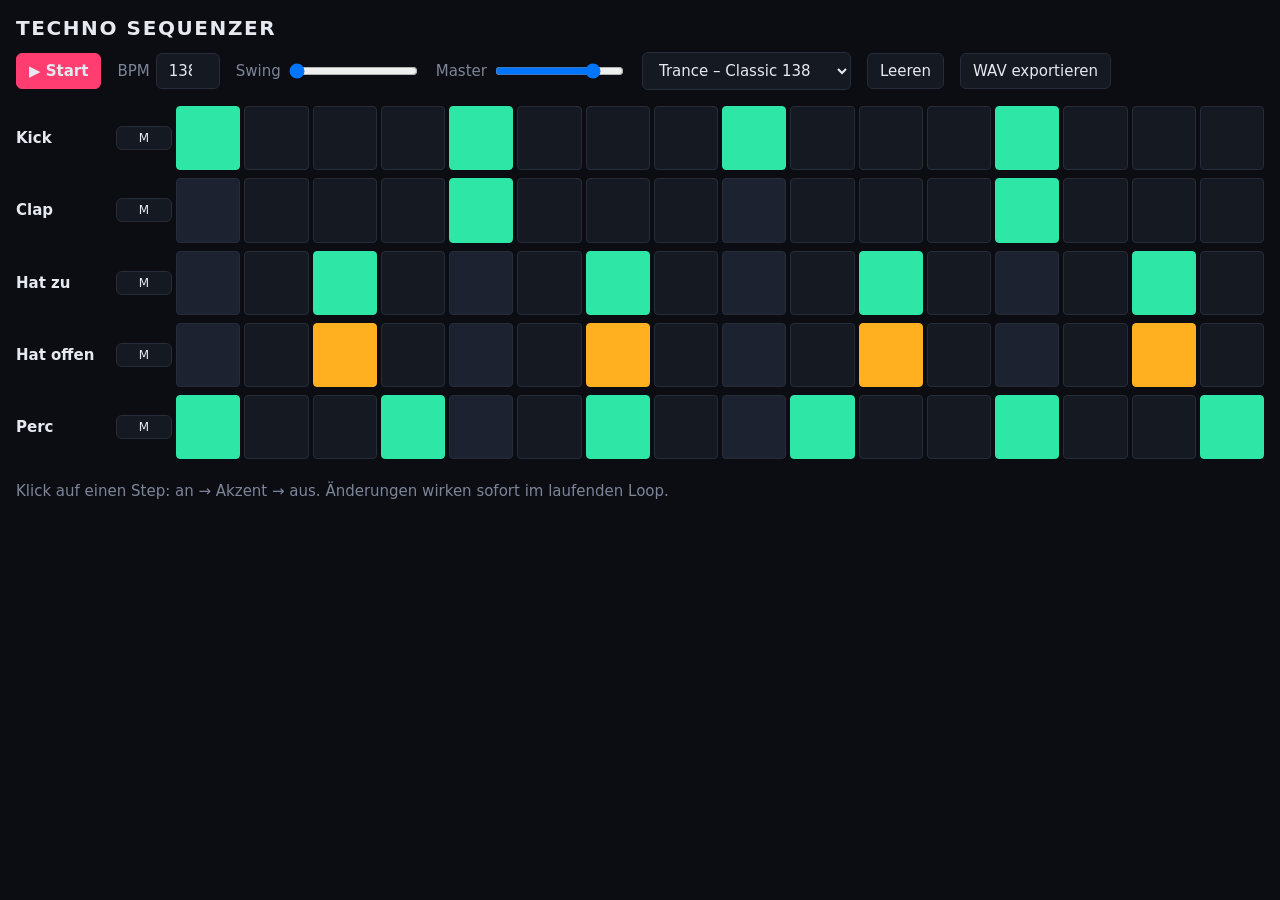
<file: index.html>
<!doctype html>
<html lang="de">
<head>
<meta charset="utf-8">
<meta name="viewport" content="width=device-width, initial-scale=1, viewport-fit=cover">
<meta name="theme-color" content="#0b0d12">
<title>Techno Sequenzer</title>
<link rel="manifest" href="manifest.webmanifest">
<link rel="icon" href="icon.svg" type="image/svg+xml">
<link rel="stylesheet" href="style.css">
</head>
<body>
<header>
  <h1>Techno Sequenzer</h1>
  <div class="transport">
    <button id="play" class="primary" aria-label="Abspielen">▶ Start</button>
    <label>BPM <input id="bpm" type="number" min="60" max="200" value="138"></label>
    <label>Swing <input id="swing" type="range" min="0" max="50" value="0"></label>
    <label>Master <input id="master" type="range" min="0" max="100" value="80"></label>
    <select id="preset" aria-label="Preset"></select>
    <button id="clear">Leeren</button>
    <button id="export">WAV exportieren</button>
  </div>
</header>
<main>
  <div id="grid" role="grid"></div>
  <p class="hint">Klick auf einen Step: an → Akzent → aus. Änderungen wirken sofort im laufenden Loop.</p>
</main>
<script src="js/engine.js"></script>
<script src="js/sequencer.js"></script>
<script src="js/presets.js"></script>
<script src="js/app.js"></script>
</body>
</html>
</file>
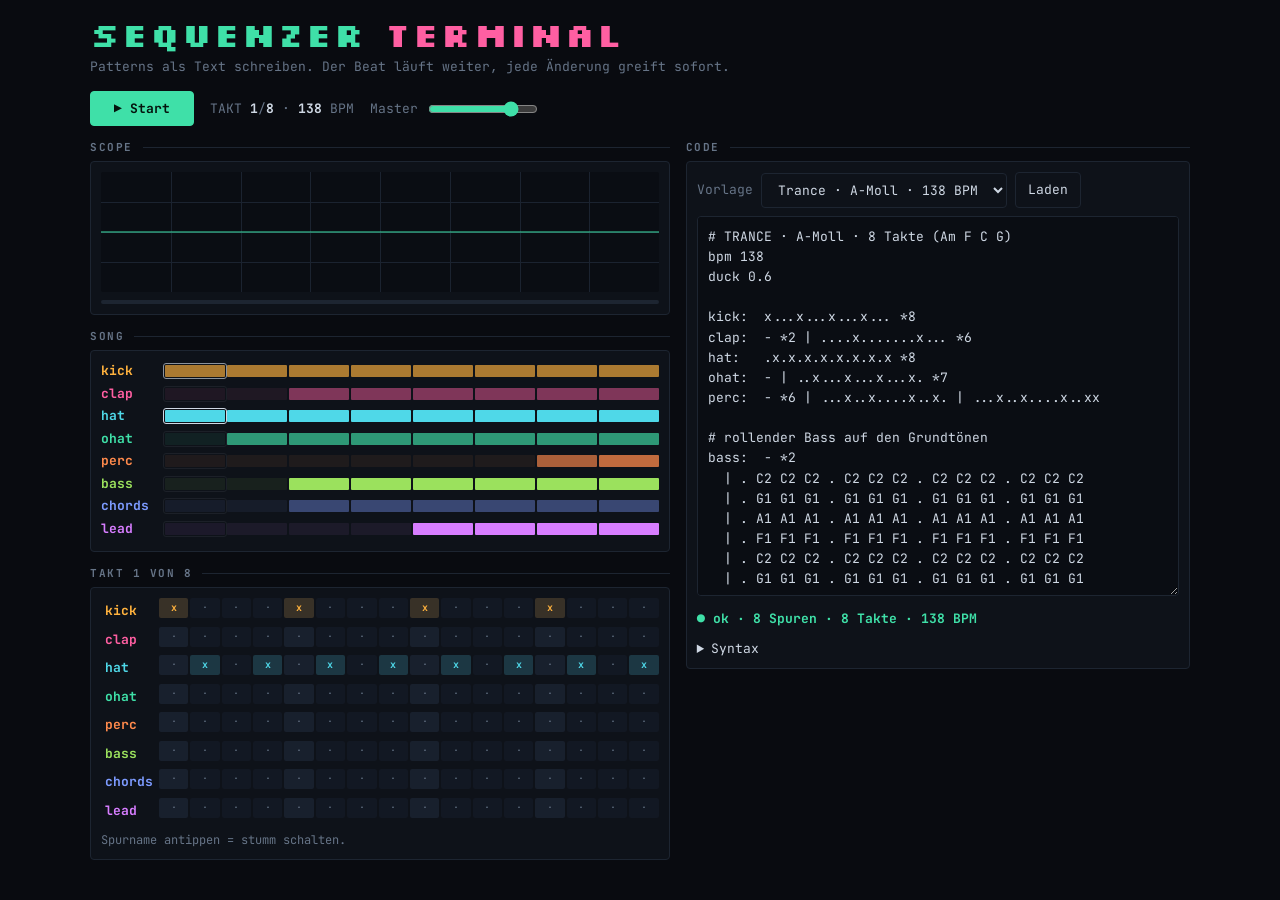
<file: live/index.html>
<!doctype html>
<html lang="de">
<head>
<meta charset="utf-8">
<meta name="viewport" content="width=device-width, initial-scale=1, viewport-fit=cover">
<title>Sequenzer Terminal</title>
<meta name="claude:viewport-fit-sides" content="cover">
<link rel="stylesheet" href="https://fonts.googleapis.com/css2?family=JetBrains+Mono:wght@400;700&family=Silkscreen:wght@700&display=swap">
<style>
/* Layout: Terminal-Konsole. Oben Transport und Oszilloskop, darunter Song-Übersicht und aktueller Takt, daneben (breit) bzw. darunter (schmal) der Code-Editor. */
:root {
  color-scheme: dark;
  --bg: #090b10;
  --panel: #0e1219;
  --line: #1d2531;
  --fg: #cfd8e4;
  --dim: #667487;
  --ok: #3fe0a8;
  --bad: #ff6b6b;
  --c-kick: #ffb23e;
  --c-clap: #ff5fa2;
  --c-hat: #4fd8e8;
  --c-ohat: #3fe0a8;
  --c-perc: #ff8a4c;
  --c-bass: #9be15d;
  --c-chords: #7d9bff;
  --c-lead: #d77dff;
  --mono: "JetBrains Mono", ui-monospace, "SFMono-Regular", Consolas, "Liberation Mono", monospace;
  --pixel: "Silkscreen", "JetBrains Mono", ui-monospace, Consolas, monospace;
}
* { box-sizing: border-box; }
body {
  margin: 0;
  background: var(--bg);
  color: var(--fg);
  font: 13px/1.5 var(--mono);
  padding-block: 16px 32px;
  padding-left: max(16px, env(safe-area-inset-left, 0px));
  padding-right: max(16px, env(safe-area-inset-right, 0px));
}
.wrap { max-width: 1100px; margin: 0 auto; display: grid; gap: 16px; }
@media (min-width: 900px) { .wrap { grid-template-columns: minmax(0, 1.15fr) minmax(0, 1fr); align-items: start; } .head { grid-column: 1 / -1; } }
.col { display: grid; gap: 16px; min-width: 0; }
h1 { margin: 0; font: 700 clamp(22px, 5vw, 34px)/1.1 var(--pixel); letter-spacing: .06em; text-transform: uppercase; color: var(--ok); text-wrap: balance; }
h1 span { color: var(--c-clap); }
.sub { color: var(--dim); margin: 4px 0 0; }
.bar { display: flex; flex-wrap: wrap; gap: 10px 16px; align-items: center; margin-top: 14px; }
button, select, textarea { font: inherit; color: var(--fg); background: var(--panel); border: 1px solid var(--line); border-radius: 4px; }
button, select { padding: 7px 12px; cursor: pointer; }
button:focus-visible, select:focus-visible, textarea:focus-visible, summary:focus-visible { outline: 2px solid var(--c-hat); outline-offset: 2px; }
#play { background: var(--ok); border-color: var(--ok); color: #04130d; font-weight: 700; min-width: 104px; }
#play.on { background: var(--panel); color: var(--ok); }
.pos { color: var(--dim); font-variant-numeric: tabular-nums; }
.pos b { color: var(--fg); }
label.sl { display: flex; align-items: center; gap: 8px; color: var(--dim); }
input[type=range] { accent-color: var(--ok); width: 110px; }
.lab { font: 700 11px/1 var(--mono); letter-spacing: .14em; text-transform: uppercase; color: var(--dim); display: flex; gap: 10px; align-items: center; margin: 0 0 8px; }
.lab::after { content: ""; flex: 1; height: 1px; background: var(--line); }
.box { background: var(--panel); border: 1px solid var(--line); border-radius: 4px; padding: 10px; min-width: 0; }
#scope { display: block; width: 100%; height: 120px; border-radius: 2px; }
.lvl { height: 4px; background: var(--line); margin-top: 8px; border-radius: 2px; overflow: hidden; }
.lvl i { display: block; height: 100%; width: 100%; transform-origin: left; transform: scaleX(0); background: linear-gradient(90deg, var(--ok) 0 70%, var(--c-kick) 70% 90%, var(--bad) 90%); }
/* Song-Übersicht */
.orow { display: grid; grid-template-columns: 56px minmax(0, 1fr); gap: 8px; align-items: center; margin-bottom: 3px; }
.tn { color: var(--tc); font-weight: 700; white-space: nowrap; overflow: hidden; text-overflow: ellipsis; }
.obars { display: grid; gap: 2px; }
.obars i { height: 12px; background: var(--tc); border-radius: 1px; }
.obars i.cur { outline: 1px solid var(--fg); outline-offset: 1px; }
/* aktueller Takt */
.trow { display: grid; grid-template-columns: 56px repeat(16, minmax(0, 1fr)); gap: 2px; align-items: stretch; margin-bottom: 3px; }
.tl { position: relative; padding: 3px 4px; border: 0; background: transparent; color: var(--tc); font-weight: 700; text-align: left; overflow: hidden; border-radius: 2px; }
.tl .m { position: absolute; left: 0; bottom: 0; height: 2px; width: 100%; background: var(--tc); transform-origin: left; transform: scaleX(0); }
.c { text-align: center; font-size: 10px; line-height: 20px; height: 20px; overflow: hidden; background: #121823; color: var(--dim); border-radius: 2px; white-space: nowrap; }
.c.q { background: #18202d; }
.c.h { color: var(--tc); font-weight: 700; background: color-mix(in srgb, var(--tc) 16%, #121823); }
.c.now { outline: 1px solid var(--fg); outline-offset: -1px; }
.trow.muted { opacity: .3; }
.trow.muted .tl { text-decoration: line-through; }
.hint { color: var(--dim); margin: 8px 0 0; font-size: 12px; }
/* Editor */
#code { width: 100%; min-height: 380px; resize: vertical; padding: 10px; line-height: 1.55; tab-size: 2; white-space: pre; overflow: auto; background: #0a0d13; }
.row { display: flex; flex-wrap: wrap; gap: 8px; align-items: center; margin-bottom: 8px; }
#status { margin: 8px 0 0; font-weight: 700; }
#status.ok { color: var(--ok); }
#status.bad { color: var(--bad); }
#errs { margin: 6px 0 0; padding: 0; list-style: none; color: var(--bad); font-size: 12px; }
#errs li { padding: 2px 0; overflow-wrap: anywhere; }
details { margin-top: 10px; color: var(--dim); }
summary { cursor: pointer; color: var(--fg); }
details pre { margin: 8px 0 0; white-space: pre-wrap; overflow-wrap: anywhere; font: inherit; color: var(--dim); }
@media (prefers-reduced-motion: reduce) { * { scroll-behavior: auto !important; } }
</style>
</head>
<body>
<div class="wrap">
  <header class="head">
    <h1>Sequenzer <span>Terminal</span></h1>
    <p class="sub">Patterns als Text schreiben. Der Beat läuft weiter, jede Änderung greift sofort.</p>
    <div class="bar">
      <button id="play" type="button">▶ Start</button>
      <span class="pos" id="pos">TAKT <b>-</b>/<b>-</b> · <b id="bpmv">-</b> BPM</span>
      <label class="sl" for="master">Master <input id="master" type="range" min="0" max="100" value="80"></label>
    </div>
  </header>

  <div class="col">
    <section>
      <h2 class="lab">Scope</h2>
      <div class="box"><canvas id="scope" aria-label="Oszilloskop des Master-Signals"></canvas><div class="lvl"><i id="lvl"></i></div></div>
    </section>
    <section>
      <h2 class="lab">Song</h2>
      <div class="box" id="song"></div>
    </section>
    <section>
      <h2 class="lab" id="barlab">Takt</h2>
      <div class="box"><div id="bar"></div><p class="hint">Spurname antippen = stumm schalten.</p></div>
    </section>
  </div>

  <section class="col">
    <div>
      <h2 class="lab">Code</h2>
      <div class="box">
        <div class="row">
          <label for="tpl" class="pos">Vorlage</label>
          <select id="tpl"></select>
          <button id="load" type="button">Laden</button>
          <button id="undo" type="button" hidden>↶ Vorheriger Text</button>
        </div>
        <textarea id="code" spellcheck="false" autocapitalize="off" autocomplete="off" autocorrect="off" aria-label="Song-Code"></textarea>
        <p id="status" class="ok"></p>
        <ul id="errs"></ul>
        <details>
          <summary>Syntax</summary>
<pre>bpm 138          Tempo (60-200)
swing 0.05       Shuffle (0-0.5)
duck 0.55        Sidechain-Pumpen (0-1)
bars 8           Songlänge erzwingen (sonst längste Spur)

Spuren: kick clap hat ohat perc bass chords lead
Eine Zeile pro Spur:  name: Takt | Takt | Takt
Zeile mit "|" am Anfang setzt die Spur fort.
Takte trennt "|". "*4" wiederholt, "-" ist ein leerer Takt.
Spuren mit weniger Takten laufen im Kreis.

Drums (16 Zeichen):  x normal, X Akzent, . Pause
  kick: x...x...x...x... *8

Noten (bass, lead), 16 Steps pro Takt:
  A1 F#3 C5  = Note, "." = Pause
  A1:2 = Dauer in Steps, .:4 = 4 Steps Pause
  bass: . A1 A1 . . A1 A1 . . A1 A1 . . A1 A1 .

Akkorde (chords): Am F#m7 C G7 Dsus4 Bdim Em7 Fmaj7 A5
  chords: Am:16 | F:16 | C:16 | G:16

Klang pro Spur:
  wave bass saw     saw square sine tri
  cut bass 300      Filter in Hz
  vol hat 0.4       Lautstärke 0-1.5

# Kommentar (mit Leerzeichen davor)

Bei einem Fehler läuft die betroffene Spur mit dem
letzten funktionierenden Stand weiter.</pre>
        </details>
      </div>
    </div>
  </section>
</div>

<script>
(function () {
  'use strict';
  const STEPS = 16;

  /* ---------- Spuren ---------- */
  const TRACKS = {
    kick:   { type: 'drum', vol: 1 },
    clap:   { type: 'drum', vol: 0.8 },
    hat:    { type: 'drum', vol: 0.5 },
    ohat:   { type: 'drum', vol: 0.55 },
    perc:   { type: 'drum', vol: 0.6 },
    bass:   { type: 'note', vol: 0.9, wave: 'saw', cut: 300 },
    chords: { type: 'chord', vol: 0.7, wave: 'saw', cut: 2400 },
    lead:   { type: 'note', vol: 0.6, wave: 'square', cut: 4200 },
  };
  const ORDER = Object.keys(TRACKS);
  const WAVES = { saw: 'sawtooth', square: 'square', sine: 'sine', tri: 'triangle' };

  /* ---------- Parser ---------- */
  const PC = { C: 0, D: 2, E: 4, F: 5, G: 7, A: 9, B: 11 };
  const CHORDS = { '': [0, 4, 7], m: [0, 3, 7], '7': [0, 4, 7, 10], m7: [0, 3, 7, 10], maj7: [0, 4, 7, 11], sus4: [0, 5, 7], dim: [0, 3, 6], '5': [0, 7, 12] };
  const pitchClass = (l, acc) => PC[l] + (acc === '#' ? 1 : acc === 'b' ? -1 : 0);

  function parseNote(s) {
    const m = /^([A-G])([#b]?)(\d)$/.exec(s);
    if (!m) throw new Error('Unbekannte Note "' + s + '" (z. B. A1, F#3)');
    return 12 * (+m[3] + 1) + pitchClass(m[1], m[2]);
  }
  function parseChord(s) {
    const m = /^([A-G])([#b]?)(maj7|m7|sus4|dim|m|7|5|)$/.exec(s);
    if (!m) throw new Error('Unbekannter Akkord "' + s + '" (z. B. Am, F#m7, C, G7)');
    const root = 48 + ((pitchClass(m[1], m[2]) % 12) + 12) % 12;
    return CHORDS[m[3]].map(i => root + i);
  }

  function emptyBar() {
    return { slots: new Array(STEPS).fill(null), cells: new Array(STEPS).fill('·'), count: 0 };
  }

  function drumBar(body) {
    const s = body.replace(/\s+/g, '');
    if (!s) throw new Error('Leerer Takt (für eine Pause "-" schreiben)');
    if (s.length > STEPS) throw new Error('Takt hat ' + s.length + ' Zeichen (max. 16)');
    const bad = /[^xX.]/.exec(s);
    if (bad) throw new Error('Ungültiges Zeichen "' + bad[0] + '" (erlaubt: x X .)');
    const bar = emptyBar();
    for (let i = 0; i < s.length; i++) {
      const v = s[i] === 'X' ? 2 : s[i] === 'x' ? 1 : 0;
      bar.slots[i] = v || null;
      bar.cells[i] = v ? s[i] : '·';
      if (v) bar.count++;
    }
    return bar;
  }

  function noteBar(type, body) {
    if (!body) throw new Error('Leerer Takt (für eine Pause "-" schreiben)');
    const bar = emptyBar();
    let p = 0;
    body.split(/\s+/).forEach(tok => {
      const parts = tok.split(':');
      const name = parts[0];
      let dur = 1;
      if (parts.length > 1) {
        if (!/^\d+$/.test(parts[1]) || +parts[1] < 1) throw new Error('Ungültige Dauer in "' + tok + '"');
        dur = +parts[1];
      }
      if (p + dur > STEPS) throw new Error('Takt hat mehr als 16 Steps (bei "' + tok + '")');
      if (name !== '.') {
        const midis = type === 'chord' ? parseChord(name) : [parseNote(name)];
        bar.slots[p] = { midis, len: dur };
        bar.cells[p] = name;
        for (let k = 1; k < dur; k++) bar.cells[p + k] = '─';
        bar.count++;
      }
      p += dur;
    });
    return bar;
  }

  function parseBars(type, text) {
    const bars = [];
    text.split('|').forEach(raw => {
      let body = raw.trim();
      let rep = 1;
      const m = /\*\s*(\d+)\s*$/.exec(body);
      if (m) {
        rep = +m[1];
        body = body.slice(0, m.index).trim();
        if (rep < 1 || rep > 64) throw new Error('Wiederholung "*' + m[1] + '" muss zwischen 1 und 64 liegen');
      }
      const bar = body === '-' ? emptyBar() : (type === 'drum' ? drumBar(body) : noteBar(type, body));
      for (let i = 0; i < rep; i++) bars.push(bar);
    });
    if (bars.length > 64) throw new Error('Mehr als 64 Takte in einer Spur');
    return bars;
  }

  // prev: letzter funktionierender Stand. Fehlerhafte Zeilen behalten dort ihren alten Wert.
  function parseSong(text, prev) {
    const errors = [];
    const err = (line, msg) => errors.push({ line, msg });
    const S = { bpm: 130, swing: 0, duck: 0.55, bars: 0 };
    const opts = {};
    ORDER.forEach(n => { opts[n] = {}; });
    const entries = [];
    const seen = {};
    let last = null;

    const num = (a, lo, hi, label) => {
      const v = Number(a);
      if (a === undefined || !isFinite(v) || v < lo || v > hi) throw new Error(label + ' erwartet eine Zahl von ' + lo + ' bis ' + hi);
      return v;
    };

    text.split('\n').forEach((raw, i) => {
      const ln = i + 1;
      const clean = raw.replace(/(^|\s)#.*$/, '').trim();
      if (!clean) return;
      if (clean[0] === '|') {
        if (last) last.body += ' ' + clean;
        else err(ln, 'Zeile beginnt mit "|", aber davor steht keine Spur');
        return;
      }
      const t = /^([a-z]+)\s*:\s*(.*)$/.exec(clean);
      if (t) {
        const name = t[1];
        last = null;
        if (!TRACKS[name]) { err(ln, 'Unbekannte Spur "' + name + '" (erlaubt: ' + ORDER.join(', ') + ')'); return; }
        if (seen[name]) { err(ln, 'Spur "' + name + '" steht schon in Zeile ' + seen[name]); return; }
        seen[name] = ln;
        last = { name, body: t[2], line: ln };
        entries.push(last);
        return;
      }
      last = null;
      const [cmd, ...args] = clean.split(/\s+/);
      try {
        switch (cmd) {
          case 'bpm': S.bpm = num(args[0], 60, 200, 'bpm'); break;
          case 'swing': S.swing = num(args[0], 0, 0.5, 'swing'); break;
          case 'duck': S.duck = num(args[0], 0, 1, 'duck'); break;
          case 'bars': S.bars = Math.round(num(args[0], 1, 64, 'bars')); break;
          case 'wave': case 'cut': case 'vol': {
            const n = args[0];
            if (!TRACKS[n]) throw new Error('Unbekannte Spur "' + n + '"');
            if (cmd !== 'vol' && TRACKS[n].type === 'drum') throw new Error(cmd + ' gilt nur für bass, chords und lead');
            if (cmd === 'wave') {
              if (!WAVES[args[1]]) throw new Error('wave erwartet saw, square, sine oder tri');
              opts[n].wave = args[1];
            } else if (cmd === 'cut') opts[n].cut = num(args[1], 80, 12000, 'cut');
            else opts[n].vol = num(args[1], 0, 1.5, 'vol');
            break;
          }
          default: throw new Error('Unbekannte Anweisung "' + cmd + '"');
        }
      } catch (e) {
        err(ln, e.message);
        if (prev && Object.prototype.hasOwnProperty.call(S, cmd)) S[cmd] = prev[cmd];
      }
    });

    const tracks = {};
    entries.forEach(e => {
      let bars = null;
      try { bars = parseBars(TRACKS[e.name].type, e.body); }
      catch (ex) {
        err(e.line, '[' + e.name + '] ' + ex.message);
        if (prev && prev.tracks[e.name]) bars = prev.tracks[e.name].bars;
      }
      if (!bars) return;
      const d = TRACKS[e.name], o = opts[e.name];
      tracks[e.name] = { type: d.type, bars, vol: o.vol ?? d.vol, wave: o.wave ?? d.wave, cut: o.cut ?? d.cut };
    });
    const lens = Object.keys(tracks).map(n => tracks[n].bars.length);
    const song = { bpm: S.bpm, swing: S.swing, duck: S.duck, bars: S.bars, len: S.bars || Math.max(1, ...lens), tracks };
    errors.sort((a, b) => a.line - b.line);
    return { song, errors };
  }

  /* ---------- Klangerzeugung ---------- */
  const mtof = m => 440 * Math.pow(2, (m - 69) / 12);

  class Synth {
    constructor(ctx) {
      this.ctx = ctx;
      const len = ctx.sampleRate * 2;
      this.noise = ctx.createBuffer(1, len, ctx.sampleRate);
      const d = this.noise.getChannelData(0);
      for (let i = 0; i < len; i++) d[i] = Math.random() * 2 - 1;

      this.comp = ctx.createDynamicsCompressor();
      this.comp.threshold.value = -14;
      this.comp.knee.value = 18;
      this.comp.ratio.value = 5;
      this.comp.attack.value = 0.004;
      this.comp.release.value = 0.18;
      this.master = ctx.createGain();
      this.master.gain.value = 0.8;
      this.limit = ctx.createDynamicsCompressor();
      this.limit.threshold.value = -2;
      this.limit.knee.value = 0;
      this.limit.ratio.value = 20;
      this.limit.attack.value = 0.001;
      this.limit.release.value = 0.05;
      this.analyser = ctx.createAnalyser();
      this.analyser.fftSize = 4096;
      this.analyser.smoothingTimeConstant = 0;
      this.comp.connect(this.master).connect(this.limit).connect(ctx.destination);
      this.limit.connect(this.analyser);

      // Delay (punktierte Achtel) für den Lead
      this.dIn = ctx.createGain();
      this.delay = ctx.createDelay(2);
      const fb = ctx.createGain(); fb.gain.value = 0.38;
      const tone = ctx.createBiquadFilter(); tone.type = 'lowpass'; tone.frequency.value = 2800;
      const wet = ctx.createGain(); wet.gain.value = 0.3;
      this.dIn.connect(this.delay).connect(tone);
      tone.connect(fb).connect(this.delay);
      tone.connect(wet).connect(this.comp);
      this.setBpm(130);
      this.run = null;
      this.depth = 0;
    }

    setBpm(b) { this.delay.delayTime.value = 60 / b * 0.75; }
    setMaster(v) { this.master.gain.value = v; }

    // Pro Start neue Busse, damit beim Stop alles sofort verstummt
    newRun() {
      this.stopRun();
      const c = this.ctx;
      this.mel = c.createGain(); this.dr = c.createGain(); this.send = c.createGain();
      this.send.gain.value = 0.55;
      this.mel.connect(this.comp); this.dr.connect(this.comp); this.send.connect(this.dIn);
      this.run = [this.mel, this.dr, this.send];
    }
    stopRun() {
      if (!this.run) return;
      const t = this.ctx.currentTime, old = this.run;
      old.forEach(g => { g.gain.cancelScheduledValues(t); g.gain.setTargetAtTime(0, t, 0.015); });
      setTimeout(() => old.forEach(g => g.disconnect()), 400);
      this.run = null;
    }

    _env(g, t, peak, decay) {
      g.gain.setValueAtTime(0.0001, t);
      g.gain.exponentialRampToValueAtTime(peak, t + 0.002);
      g.gain.exponentialRampToValueAtTime(0.0001, t + decay);
    }
    _noise(t, dur) {
      const s = this.ctx.createBufferSource();
      s.buffer = this.noise;
      s.start(t, Math.random(), dur);
      return s;
    }

    drum(name, t, v) {
      const c = this.ctx, out = this.dr;
      if (name === 'kick') {
        const o = c.createOscillator(), g = c.createGain();
        o.frequency.setValueAtTime(170, t);
        o.frequency.exponentialRampToValueAtTime(48, t + 0.1);
        o.frequency.exponentialRampToValueAtTime(40, t + 0.4);
        this._env(g, t, v, 0.45);
        o.connect(g).connect(out); o.start(t); o.stop(t + 0.5);
        const n = this._noise(t, 0.01), ng = c.createGain();
        this._env(ng, t, 0.25 * v, 0.01);
        n.connect(ng).connect(out);
        if (this.depth > 0) {
          this.mel.gain.setValueAtTime(1 - this.depth, t);
          this.mel.gain.linearRampToValueAtTime(1, t + 0.2);
        }
      } else if (name === 'clap') {
        const bp = c.createBiquadFilter(), g = c.createGain();
        bp.type = 'bandpass'; bp.frequency.value = 1500; bp.Q.value = 1.2;
        g.gain.setValueAtTime(0.0001, t);
        [0, 0.011, 0.022].forEach(off => {
          g.gain.setValueAtTime(0.0001, t + off);
          g.gain.exponentialRampToValueAtTime(0.9 * v, t + off + 0.001);
          g.gain.exponentialRampToValueAtTime(0.1 * v, t + off + 0.01);
        });
        g.gain.setValueAtTime(0.7 * v, t + 0.03);
        g.gain.exponentialRampToValueAtTime(0.0001, t + 0.2);
        this._noise(t, 0.25).connect(bp).connect(g).connect(out);
      } else if (name === 'hat' || name === 'ohat') {
        const hp = c.createBiquadFilter(), g = c.createGain();
        const dec = name === 'hat' ? 0.05 : 0.28;
        hp.type = 'highpass'; hp.frequency.value = 7500;
        this._env(g, t, 0.5 * v, dec);
        this._noise(t, dec + 0.05).connect(hp).connect(g).connect(out);
      } else if (name === 'perc') {
        const o = c.createOscillator(), g = c.createGain();
        o.type = 'triangle';
        o.frequency.setValueAtTime(420, t);
        o.frequency.exponentialRampToValueAtTime(210, t + 0.08);
        this._env(g, t, 0.5 * v, 0.12);
        o.connect(g).connect(out); o.start(t); o.stop(t + 0.15);
      }
    }

    bass(t, m, dur, v, p) {
      const c = this.ctx, f = mtof(m), end = t + Math.max(0.05, dur), cut = p.cut;
      const o = c.createOscillator(), sub = c.createOscillator(), sg = c.createGain();
      o.type = WAVES[p.wave]; o.frequency.value = f;
      sub.type = 'sine'; sub.frequency.value = f; sg.gain.value = 0.5;
      const lp = c.createBiquadFilter(), g = c.createGain();
      lp.type = 'lowpass'; lp.Q.value = 8;
      lp.frequency.setValueAtTime(Math.min(cut * 6, 9000), t);
      lp.frequency.exponentialRampToValueAtTime(cut, t + 0.16);
      g.gain.setValueAtTime(0.0001, t);
      g.gain.exponentialRampToValueAtTime(0.4 * v, t + 0.004);
      g.gain.setValueAtTime(0.4 * v, end);
      g.gain.exponentialRampToValueAtTime(0.0001, end + 0.05);
      o.connect(lp).connect(g); sub.connect(sg).connect(g); g.connect(this.mel);
      o.start(t); sub.start(t); o.stop(end + 0.06); sub.stop(end + 0.06);
    }

    chord(t, ms, dur, v, p) {
      const c = this.ctx, end = t + Math.max(0.05, dur);
      const lp = c.createBiquadFilter(), g = c.createGain();
      lp.type = 'lowpass'; lp.frequency.value = p.cut; lp.Q.value = 0.7;
      const peak = 0.2 * v / Math.sqrt(ms.length), atk = Math.min(0.03, dur * 0.3);
      g.gain.setValueAtTime(0.0001, t);
      g.gain.exponentialRampToValueAtTime(peak, t + atk);
      g.gain.setValueAtTime(peak, end);
      g.gain.exponentialRampToValueAtTime(0.0001, end + 0.18);
      lp.connect(g).connect(this.mel);
      ms.forEach(m => [-9, 0, 9].forEach(det => {
        const o = c.createOscillator();
        o.type = WAVES[p.wave]; o.frequency.value = mtof(m); o.detune.value = det;
        o.connect(lp); o.start(t); o.stop(end + 0.2);
      }));
    }

    lead(t, m, dur, v, p) {
      const c = this.ctx, f = mtof(m), end = t + Math.max(0.05, dur);
      const lp = c.createBiquadFilter(), g = c.createGain();
      lp.type = 'lowpass'; lp.Q.value = 1.5;
      lp.frequency.setValueAtTime(Math.min(p.cut * 1.8, 12000), t);
      lp.frequency.exponentialRampToValueAtTime(p.cut, t + 0.12);
      g.gain.setValueAtTime(0.0001, t);
      g.gain.exponentialRampToValueAtTime(0.16 * v, t + 0.004);
      g.gain.setValueAtTime(0.16 * v, end);
      g.gain.exponentialRampToValueAtTime(0.0001, end + 0.07);
      lp.connect(g); g.connect(this.mel); g.connect(this.send);
      [-7, 7].forEach(det => {
        const o = c.createOscillator();
        o.type = WAVES[p.wave]; o.frequency.value = f; o.detune.value = det;
        o.connect(lp); o.start(t); o.stop(end + 0.08);
      });
    }
  }

  /* ---------- Planung eines Steps ---------- */
  function stepTime(base, gstep, song) {
    const dur = 60 / song.bpm / 4;
    return base + gstep * dur + (gstep % 2 ? song.swing * dur : 0);
  }

  // Plant einen Step auf den Synth. Liefert die Namen der getroffenen Spuren.
  function scheduleStep(song, gstep, t, synth, mutes) {
    const bar = Math.floor(gstep / STEPS) % song.len, step = gstep % STEPS;
    const dur = 60 / song.bpm / 4;
    const hits = [];
    synth.depth = song.duck;
    ORDER.forEach(name => {
      const tr = song.tracks[name];
      if (!tr || mutes[name]) return;
      const s = tr.bars[bar % tr.bars.length].slots[step];
      if (!s) return;
      hits.push(name);
      if (tr.type === 'drum') synth.drum(name, t, (s === 2 ? 1 : 0.75) * tr.vol);
      else if (tr.type === 'chord') synth.chord(t, s.midis, s.len * dur * 0.95, tr.vol, tr);
      else if (name === 'bass') synth.bass(t, s.midis[0], s.len * dur * 0.95, tr.vol, tr);
      else synth.lead(t, s.midis[0], s.len * dur * 0.95, tr.vol, tr);
    });
    return hits;
  }

  /* ---------- Vorlagen ---------- */
  const TEMPLATES = {
    'Trance · A-Moll · 138 BPM': `# TRANCE · A-Moll · 8 Takte (Am F C G)
bpm 138
duck 0.6

kick:  x...x...x...x... *8
clap:  - *2 | ....x.......x... *6
hat:   .x.x.x.x.x.x.x.x *8
ohat:  - | ..x...x...x...x. *7
perc:  - *6 | ...x..x....x..x. | ...x..x....x..xx

# rollender Bass auf den Grundtönen
bass:  - *2
  | . C2 C2 C2 . C2 C2 C2 . C2 C2 C2 . C2 C2 C2
  | . G1 G1 G1 . G1 G1 G1 . G1 G1 G1 . G1 G1 G1
  | . A1 A1 A1 . A1 A1 A1 . A1 A1 A1 . A1 A1 A1
  | . F1 F1 F1 . F1 F1 F1 . F1 F1 F1 . F1 F1 F1
  | . C2 C2 C2 . C2 C2 C2 . C2 C2 C2 . C2 C2 C2
  | . G1 G1 G1 . G1 G1 G1 . G1 G1 G1 . G1 G1 G1

chords: - *2 | C:16 | G:16 | Am:16 | F:16 | C:16 | G:16

# Arpeggio ab Takt 5
lead:  - *4
  | A4 C5 E5 A5 E5 C5 E5 C5 A4 C5 E5 A5 E5 C5 E5 A5
  | F4 A4 C5 F5 C5 A4 C5 A4 F4 A4 C5 F5 C5 A4 C5 F5
  | C5 E5 G5 C6 G5 E5 G5 E5 C5 E5 G5 C6 G5 E5 G5 C6
  | G4 B4 D5 G5 D5 B4 D5 B4 G4 B4 D5 G5 D5 B4 D5 G5

wave lead square
cut lead 3800
vol chords 0.6
`,
    'Techno · E-Moll · 134 BPM': `# TECHNO · E-Moll · 8 Takte
bpm 134
swing 0.04
duck 0.5

kick:  x...x...x...x... *8
clap:  - *2 | ....x.......x... *6
hat:   - | .x.x.x.x.x.x.x.x *7
ohat:  ..x...x...x...x. *8
perc:  - *4 | ...x..x....x..x. *4

# Acid-artige Basslinie, Takt 3-8
bass:  - *2
  | . E1 E1 . E2 E1 . E1 . E1 E1 . E2 E1 . G1 *2
  | . E1 E1 . E2 E1 . E1 . E1 E1 . B1 G1 . A1
  | . E1 E1 . E2 E1 . E1 . E1 E1 . E2 E1 . G1 *2
  | . E1 E1 . E2 E1 . E1 . E1 E1 . B1 G1 . A1

# Offbeat-Stabs ab Takt 5
chords: - *4 | .:2 Em7 .:3 Em7 .:3 Em7 .:3 Em7 .:1 *4

# hypnotisches Motiv ab Takt 6
lead:  - *5 | B3 . . . G4 . . . B3 . . . D4 . . . *3

wave bass saw
cut bass 380
cut chords 1800
vol chords 0.55
wave lead square
cut lead 3000
`,
  };

  /* ---------- App ---------- */
  const $ = id => document.getElementById(id);
  const css = getComputedStyle(document.documentElement);
  const tcol = n => css.getPropertyValue('--c-' + n).trim() || '#888';
  const code = $('code'), statusEl = $('status'), errsEl = $('errs');

  let song = null;
  let ctx = null, synth = null, timer = null, playing = false;
  let gstep = 0, base = 0, nextTime = 0;
  const mutes = {};
  const queue = [];
  const levels = {};
  let curBar = 0, curStep = -1, rows = {}, oBlocks = {}, master = 0.8, masterLevel = 0;

  function ensureAudio() {
    if (!ctx) {
      ctx = new (window.AudioContext || window.webkitAudioContext)({ latencyHint: 'interactive' });
      synth = new Synth(ctx);
      synth.setMaster(master);
    }
    if (ctx.state === 'suspended') ctx.resume();
  }

  function tick() {
    const ahead = ctx.currentTime + 0.12;
    while (nextTime < ahead) {
      const hits = scheduleStep(song, gstep, nextTime, synth, mutes);
      queue.push({ time: nextTime, gstep, hits });
      if (queue.length > 256) queue.shift();
      const dur = 60 / song.bpm / 4;
      gstep++;
      base += dur;
      nextTime = base + (gstep % 2 ? song.swing * dur : 0);
    }
  }

  function start() {
    ensureAudio();
    synth.newRun();
    synth.setBpm(song.bpm);
    gstep = 0;
    base = ctx.currentTime + 0.06;
    nextTime = base;
    playing = true;
    timer = setInterval(tick, 25);
    tick();
    $('play').textContent = '■ Stop';
    $('play').classList.add('on');
  }

  function stop() {
    playing = false;
    clearInterval(timer);
    if (synth) synth.stopRun();
    queue.length = 0;
    $('play').textContent = '▶ Start';
    $('play').classList.remove('on');
    clearStep();
  }

  /* --- Anzeige: Song-Übersicht --- */
  function renderSong() {
    const box = $('song');
    box.textContent = '';
    oBlocks = {};
    ORDER.forEach(name => {
      const tr = song.tracks[name];
      if (!tr) return;
      const row = document.createElement('div');
      row.className = 'orow';
      row.style.setProperty('--tc', tcol(name));
      const n = document.createElement('span');
      n.className = 'tn'; n.textContent = name;
      const bars = document.createElement('div');
      bars.className = 'obars';
      bars.style.gridTemplateColumns = 'repeat(' + song.len + ', minmax(0, 1fr))';
      oBlocks[name] = [];
      for (let b = 0; b < song.len; b++) {
        const i = document.createElement('i');
        const bar = tr.bars[b % tr.bars.length];
        i.style.opacity = bar.count ? (0.3 + 0.7 * Math.min(1, bar.count / 8)).toFixed(2) : '0.07';
        bars.append(i);
        oBlocks[name].push(i);
      }
      row.append(n, bars);
      box.append(row);
    });
    if (!box.firstChild) box.textContent = 'Noch keine Spur im Code.';
    markBar(curBar % song.len);
  }

  let markedBar = -1;
  function markBar(b) {
    Object.keys(oBlocks).forEach(n => {
      if (oBlocks[n][markedBar]) oBlocks[n][markedBar].classList.remove('cur');
      if (oBlocks[n][b]) oBlocks[n][b].classList.add('cur');
    });
    markedBar = b;
  }

  /* --- Anzeige: aktueller Takt --- */
  function renderBarGrid() {
    const box = $('bar');
    box.textContent = '';
    rows = {};
    ORDER.forEach(name => {
      const tr = song.tracks[name];
      if (!tr) return;
      const row = document.createElement('div');
      row.className = 'trow' + (mutes[name] ? ' muted' : '');
      row.style.setProperty('--tc', tcol(name));
      const tl = document.createElement('button');
      tl.type = 'button'; tl.className = 'tl'; tl.textContent = name;
      tl.setAttribute('aria-pressed', mutes[name] ? 'true' : 'false');
      const m = document.createElement('i'); m.className = 'm'; tl.append(m);
      tl.onclick = () => {
        mutes[name] = !mutes[name];
        row.classList.toggle('muted', !!mutes[name]);
        tl.setAttribute('aria-pressed', mutes[name] ? 'true' : 'false');
      };
      row.append(tl);
      const cells = [];
      for (let i = 0; i < STEPS; i++) {
        const c = document.createElement('span');
        c.className = 'c' + (i % 4 === 0 ? ' q' : '');
        row.append(c); cells.push(c);
      }
      rows[name] = { cells, meter: m };
      box.append(row);
    });
    showBar(curBar % song.len);
  }

  function showBar(b) {
    ORDER.forEach(name => {
      const tr = song.tracks[name], r = rows[name];
      if (!tr || !r) return;
      const bar = tr.bars[b % tr.bars.length];
      for (let i = 0; i < STEPS; i++) {
        r.cells[i].textContent = bar.cells[i];
        r.cells[i].classList.toggle('h', !!bar.slots[i]);
      }
    });
    $('barlab').textContent = 'Takt ' + (b + 1) + ' von ' + song.len;
    markBar(b);
  }

  function setStep(s) {
    if (curStep === s) return;
    clearStep();
    ORDER.forEach(n => { if (rows[n]) rows[n].cells[s].classList.add('now'); });
    curStep = s;
  }
  function clearStep() {
    if (curStep < 0) return;
    ORDER.forEach(n => { if (rows[n]) rows[n].cells[curStep].classList.remove('now'); });
    curStep = -1;
  }

  function updatePos() {
    $('pos').innerHTML = 'TAKT <b>' + (curBar % song.len + 1) + '</b>/<b>' + song.len + '</b> · <b id="bpmv">' + song.bpm + '</b> BPM';
  }

  /* --- Scope --- */
  const cv = $('scope'), g2 = cv.getContext('2d');
  const buf = new Float32Array(4096);
  function sizeScope() {
    const r = window.devicePixelRatio || 1;
    cv.width = Math.max(1, Math.round(cv.clientWidth * r));
    cv.height = Math.max(1, Math.round(cv.clientHeight * r));
  }
  function drawScope(peakOut) {
    const w = cv.width, h = cv.height, mid = h / 2;
    g2.fillStyle = '#0a0d13';
    g2.fillRect(0, 0, w, h);
    g2.strokeStyle = '#1b2330'; g2.lineWidth = 1;
    g2.beginPath();
    for (let i = 1; i < 4; i++) { const y = Math.round(h * i / 4) + 0.5; g2.moveTo(0, y); g2.lineTo(w, y); }
    for (let i = 1; i < 8; i++) { const x = Math.round(w * i / 8) + 0.5; g2.moveTo(x, 0); g2.lineTo(x, h); }
    g2.stroke();
    let peak = 0;
    g2.strokeStyle = tcol('ohat'); g2.lineWidth = Math.max(1, Math.round((window.devicePixelRatio || 1)));
    g2.beginPath();
    if (synth) {
      synth.analyser.getFloatTimeDomainData(buf);
      const per = buf.length / w;
      for (let x = 0; x < w; x++) {
        let mn = 1, mx = -1;
        const a = Math.floor(x * per), b = Math.floor((x + 1) * per);
        for (let i = a; i < b; i++) { const v = buf[i]; if (v < mn) mn = v; if (v > mx) mx = v; }
        peak = Math.max(peak, Math.abs(mn), Math.abs(mx));
        g2.moveTo(x + 0.5, mid - mx * mid * 0.92);
        g2.lineTo(x + 0.5, mid - mn * mid * 0.92 + 1);
      }
    } else { g2.moveTo(0, mid); g2.lineTo(w, mid); }
    g2.stroke();
    return peak;
  }

  let lastFrame = 0;
  function frame(ts) {
    const dt = Math.min(0.1, (ts - lastFrame) / 1000 || 0.016);
    lastFrame = ts;
    const peak = drawScope();
    masterLevel = Math.max(peak, masterLevel - dt * 1.2);
    $('lvl').style.transform = 'scaleX(' + Math.min(1, masterLevel).toFixed(3) + ')';
    if (ctx && playing) {
      const now = ctx.currentTime;
      let ev = null;
      while (queue.length && queue[0].time <= now) {
        ev = queue.shift();
        ev.hits.forEach(n => { levels[n] = 1; });
      }
      if (ev) {
        const bar = Math.floor(ev.gstep / STEPS) % song.len;
        if (bar !== curBar || markedBar !== bar) { curBar = bar; showBar(bar); updatePos(); }
        setStep(ev.gstep % STEPS);
      }
    }
    ORDER.forEach(n => {
      if (!rows[n]) return;
      levels[n] = Math.max(0, (levels[n] || 0) - dt * 3.5);
      rows[n].meter.style.transform = 'scaleX(' + levels[n].toFixed(3) + ')';
    });
    requestAnimationFrame(frame);
  }

  /* --- Code anwenden --- */
  function applyCode() {
    const res = parseSong(code.value, song);
    song = res.song;
    errsEl.textContent = '';
    res.errors.forEach(e => {
      const li = document.createElement('li');
      li.textContent = 'Zeile ' + e.line + ': ' + e.msg;
      errsEl.append(li);
    });
    const n = Object.keys(song.tracks).length;
    if (res.errors.length) {
      statusEl.className = 'bad';
      statusEl.textContent = '▲ ' + res.errors.length + (res.errors.length === 1 ? ' Fehler' : ' Fehler') + ' · betroffene Spuren laufen mit dem letzten guten Stand weiter';
    } else {
      statusEl.className = 'ok';
      statusEl.textContent = '● ok · ' + n + ' Spuren · ' + song.len + ' Takte · ' + song.bpm + ' BPM';
    }
    if (synth) synth.setBpm(song.bpm);
    if (curBar >= song.len) curBar = curBar % song.len;
    renderSong();
    renderBarGrid();
    updatePos();
    try { localStorage.setItem('seqterm.code', code.value); } catch (e) { /* optional */ }
  }

  let deb = null;
  code.addEventListener('input', () => { clearTimeout(deb); deb = setTimeout(applyCode, 180); });

  /* --- Bedienung --- */
  let prevText = null;
  function init() {
    const sel = $('tpl');
    Object.keys(TEMPLATES).forEach(n => sel.add(new Option(n, n)));
    let saved = null;
    try { saved = localStorage.getItem('seqterm.code'); } catch (e) { /* optional */ }
    code.value = saved || TEMPLATES[sel.value];
    $('load').onclick = () => {
      prevText = code.value;
      code.value = TEMPLATES[sel.value];
      $('undo').hidden = false;
      applyCode();
    };
    $('undo').onclick = () => {
      if (prevText === null) return;
      const cur = code.value;
      code.value = prevText; prevText = cur;
      applyCode();
    };
    $('play').onclick = () => (playing ? stop() : start());
    $('master').oninput = e => { master = e.target.value / 100; if (synth) synth.setMaster(master); };
    document.addEventListener('keydown', e => {
      if (e.code === 'Space' && !/INPUT|SELECT|TEXTAREA|BUTTON/.test(document.activeElement.tagName)) {
        e.preventDefault(); playing ? stop() : start();
      }
    });
    new ResizeObserver(sizeScope).observe(cv);
    sizeScope();
    applyCode();
    requestAnimationFrame(frame);
  }

  window.TS = { parseSong, Synth, scheduleStep, stepTime, TEMPLATES, ORDER };
  init();
})();
</script>
</body>
</html>
</file>
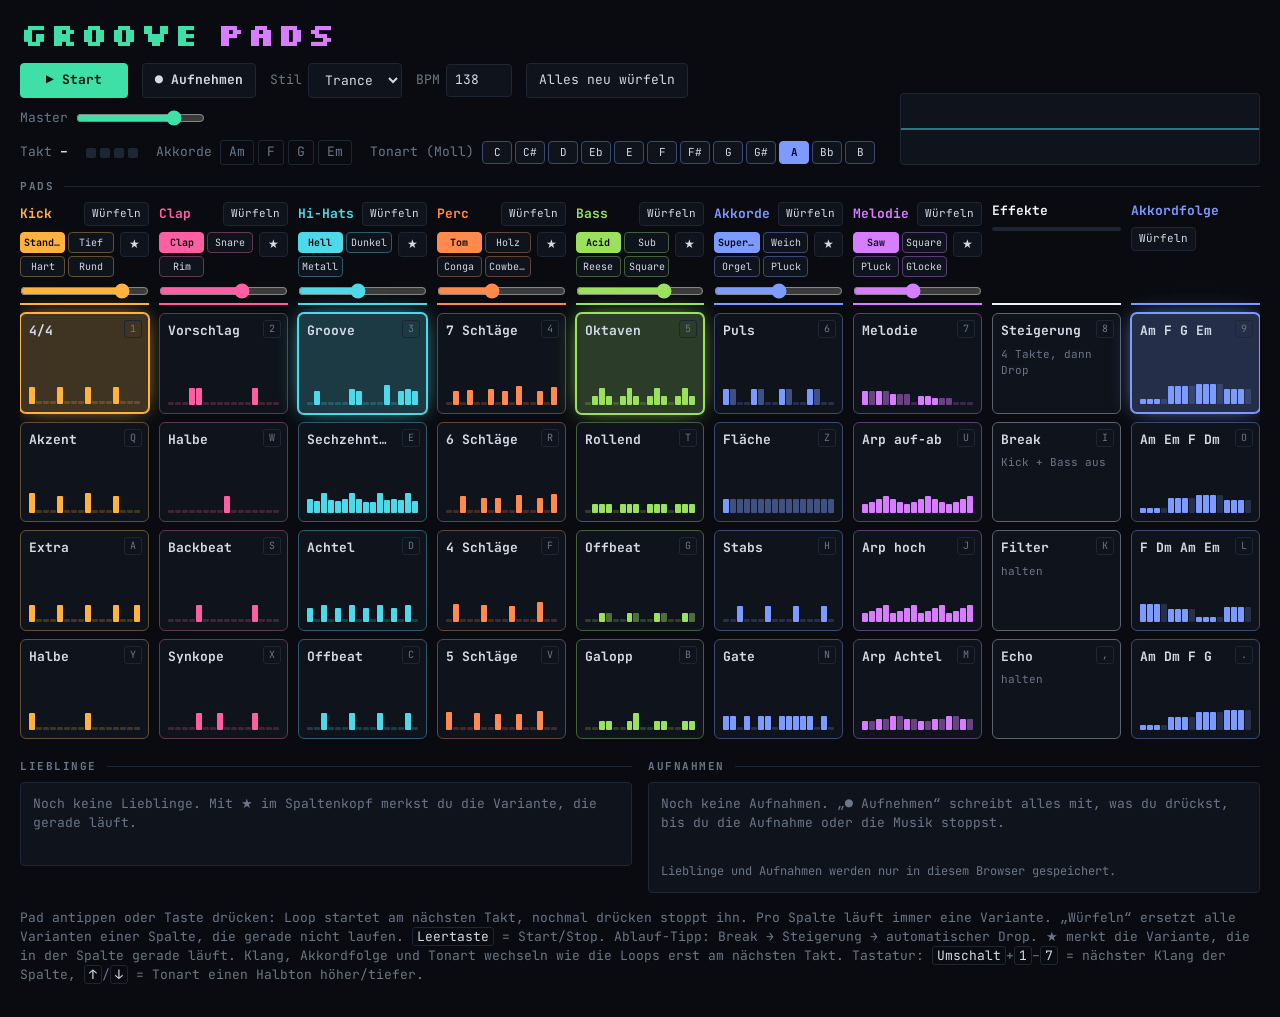
<file: pads/index.html>
<!doctype html>
<html lang="de">
<head>
<meta charset="utf-8">
<meta name="viewport" content="width=device-width, initial-scale=1, viewport-fit=cover">
<title>Groove Pads</title>
<meta name="claude:viewport-fit-sides" content="cover">
<link rel="stylesheet" href="https://fonts.googleapis.com/css2?family=JetBrains+Mono:wght@400;700&family=Silkscreen:wght@700&display=swap">
<style>
/* Layout: Pult. Oben Transport, Akkordfolge und Scope, darunter das Pad-Raster: 7 Loop-Spalten + 1 Effekt-Spalte, 4 Reihen = 4 Tastaturreihen. */
:root {
  color-scheme: dark;
  --bg: #090b10;
  --panel: #0f131b;
  --line: #1e2633;
  --fg: #d3dbe6;
  --dim: #6b7789;
  --ok: #3fe0a8;
  --c-kick: #ffb23e;
  --c-clap: #ff5fa2;
  --c-hats: #4fd8e8;
  --c-perc: #ff8a4c;
  --c-bass: #9be15d;
  --c-chords: #7d9bff;
  --c-lead: #d77dff;
  --c-fx: #eef2fa;
  --c-prog: #7d9bff;
  --mono: "JetBrains Mono", ui-monospace, "SFMono-Regular", Consolas, "Liberation Mono", monospace;
  --pixel: "Silkscreen", "JetBrains Mono", ui-monospace, Consolas, monospace;
}
* { box-sizing: border-box; }
body {
  margin: 0;
  background: var(--bg);
  color: var(--fg);
  font: 13px/1.45 var(--mono);
  padding-block: 16px 32px;
  padding-left: max(16px, env(safe-area-inset-left, 0px));
  padding-right: max(16px, env(safe-area-inset-right, 0px));
}
.wrap { max-width: 1240px; margin: 0 auto; display: grid; gap: 16px; }
.wrap > *, .top > * { min-width: 0; }
h1 { margin: 0; font: 700 clamp(22px, 4vw, 32px)/1.1 var(--pixel); letter-spacing: .06em; text-transform: uppercase; color: var(--ok); }
h1 span { color: var(--c-lead); }
.top { display: grid; gap: 14px; }
@media (min-width: 960px) { .top { grid-template-columns: minmax(0, 1fr) 360px; align-items: end; } }
.ctrl { display: flex; flex-wrap: wrap; gap: 10px 14px; align-items: center; margin-top: 12px; }
button, select, input[type=number] { font: inherit; color: var(--fg); background: var(--panel); border: 1px solid var(--line); border-radius: 4px; }
button, select { padding: 7px 12px; cursor: pointer; }
input[type=number] { width: 66px; padding: 6px 8px; }
button:focus-visible, select:focus-visible, input:focus-visible { outline: 2px solid var(--c-hats); outline-offset: 2px; }
#play { background: var(--ok); border-color: var(--ok); color: #04130d; font-weight: 700; min-width: 108px; }
#play.on { background: var(--panel); color: var(--ok); }
label { display: flex; align-items: center; gap: 6px; color: var(--dim); }
input[type=range] { accent-color: var(--ok); }
.info { display: flex; flex-wrap: wrap; gap: 8px 18px; align-items: center; color: var(--dim); font-variant-numeric: tabular-nums; }
.info b { color: var(--fg); }
.beats { display: inline-flex; gap: 4px; }
.beats i { width: 10px; height: 10px; border-radius: 2px; background: var(--line); }
.beats i.on { background: var(--ok); }
.prog { display: inline-flex; gap: 4px; }
.prog span { padding: 2px 8px; border: 1px solid var(--line); border-radius: 3px; color: var(--dim); }
.prog span.on { color: var(--bg); background: var(--c-chords); border-color: var(--c-chords); font-weight: 700; }
#scope { display: block; width: 100%; height: 72px; background: var(--panel); border: 1px solid var(--line); border-radius: 4px; }
.lab { font: 700 11px/1 var(--mono); letter-spacing: .14em; text-transform: uppercase; color: var(--dim); display: flex; gap: 10px; align-items: center; margin: 0 0 10px; }
.lab::after { content: ""; flex: 1; height: 1px; background: var(--line); }
.scroll { overflow-x: auto; padding-bottom: 6px; }
.grid { display: grid; grid-template-columns: repeat(9, minmax(112px, 1fr)); grid-template-rows: auto repeat(4, auto); gap: 8px 10px; min-width: 0; }
.col { display: grid; grid-row: span 5; grid-template-rows: subgrid; gap: 8px; align-content: start; min-width: 0; --tc: var(--fg); }
.ch { display: grid; grid-template-columns: minmax(0, 1fr); align-content: start; gap: 6px; padding-bottom: 4px; border-bottom: 2px solid var(--tc); }
.ch .t { display: flex; flex-wrap: wrap; justify-content: space-between; align-items: center; gap: 6px; }
.ch b { color: var(--tc); white-space: nowrap; }
.ch button { padding: 3px 7px; font-size: 11px; }
.ch input[type=range] { width: 100%; margin: 0; accent-color: var(--tc); }
.pad {
  position: relative; display: grid; grid-template-rows: auto 1fr auto; gap: 6px; text-align: left;
  aspect-ratio: 1 / .78; max-width: 100%; padding: 8px; border: 1px solid color-mix(in srgb, var(--tc) 30%, var(--line));
  background: var(--panel); border-radius: 6px; color: var(--fg); user-select: none; -webkit-user-select: none; touch-action: manipulation;
}
.pad:hover { border-color: color-mix(in srgb, var(--tc) 65%, var(--line)); }
.pad .k { position: absolute; top: 6px; right: 6px; min-width: 18px; padding: 0 4px; font-size: 10px; line-height: 16px; text-align: center; color: var(--dim); border: 1px solid var(--line); border-radius: 3px; }
.pad .nm { font-weight: 700; padding-right: 26px; overflow: hidden; text-overflow: ellipsis; white-space: nowrap; }
.pad .sub { color: var(--dim); font-size: 11px; align-self: start; }
.viz { display: grid; grid-template-columns: repeat(16, minmax(0, 1fr)); gap: 1px; height: 20px; align-items: end; }
.viz span { display: block; height: 3px; background: color-mix(in srgb, var(--tc) 22%, transparent); border-radius: 1px; }
.viz span.h { background: color-mix(in srgb, var(--tc) 45%, transparent); }
.viz span.n { background: var(--tc); }
.pad.on { background: color-mix(in srgb, var(--tc) 20%, var(--panel)); border-color: var(--tc); box-shadow: 0 0 0 1px var(--tc), 0 0 22px -6px var(--tc); }
.pad.q, .pad.qs { animation: blink .5s steps(2, jump-none) infinite; }
@keyframes blink { 0% { border-color: var(--line); } 100% { border-color: var(--tc); } }
.pad.fx .nm, .pad.pg .nm { white-space: normal; }
.pad.fx.on { color: var(--bg); background: var(--tc); }
.pad.fx.on .sub, .pad.fx.on .k { color: var(--bg); border-color: var(--bg); }
.bar { height: 4px; background: var(--line); border-radius: 2px; overflow: hidden; }
.bar i { display: block; height: 100%; background: var(--tc); transform-origin: left; transform: scaleX(0); }
.hint { color: var(--dim); margin: 0; }
.ch .t2 { display: flex; gap: 6px; align-items: start; }
.snds { display: grid; grid-template-columns: repeat(2, minmax(0, 1fr)); gap: 3px; flex: 1; min-width: 0; }
.ch, .ch .t b { min-width: 0; }
.ch .t b { overflow: hidden; text-overflow: ellipsis; }
.snds button, .keys button { padding: 2px 3px; font-size: 10px; line-height: 1.5; border-color: color-mix(in srgb, var(--tc) 30%, var(--line)); overflow: hidden; text-overflow: ellipsis; white-space: nowrap; }
.snds button.on, .keys button.on { color: var(--bg); background: var(--tc); border-color: var(--tc); font-weight: 700; }
.snds button.q, .keys button.q { animation: blink .5s steps(2, jump-none) infinite; }
.keys { display: inline-flex; flex-wrap: wrap; gap: 3px; --tc: var(--c-chords); }
.keys button { min-width: 30px; font-size: 11px; }
@media (prefers-reduced-motion: reduce) { .snds button.q, .keys button.q { animation: none; border-style: dashed; border-color: var(--tc); } }
.ch .star { padding: 3px 8px; font-size: 12px; }
.ch .star.on { color: var(--bg); background: var(--tc); border-color: var(--tc); }
.pad .nm .fv { color: var(--tc); margin-right: 4px; }
.pad.flash { animation: flash .7s ease-out; }
@keyframes flash { 0% { box-shadow: 0 0 0 3px var(--tc); } 100% { box-shadow: none; } }
#rec { font-weight: 700; }
#rec.on { background: #ff4d5e; border-color: #ff4d5e; color: #fff; }
.locked { pointer-events: none; opacity: .55; }
.lower { display: grid; gap: 16px; }
@media (min-width: 960px) { .lower { grid-template-columns: 1fr 1fr; align-items: start; } }
.box { background: var(--panel); border: 1px solid var(--line); border-radius: 4px; padding: 12px; min-width: 0; }
.empty { color: var(--dim); margin: 0; }
.favgrp { display: grid; grid-template-columns: 76px minmax(0, 1fr); gap: 8px; align-items: start; margin-bottom: 8px; }
.favgrp > b { color: var(--tc); padding-top: 4px; }
.chips { display: flex; flex-wrap: wrap; gap: 6px; }
.chip { display: inline-flex; border: 1px solid color-mix(in srgb, var(--tc) 50%, var(--line)); border-radius: 4px; overflow: hidden; }
.chip button { border: 0; border-radius: 0; padding: 4px 8px; font-size: 12px; }
.chip .del { color: var(--dim); border-left: 1px solid var(--line); }
.take { display: grid; grid-template-columns: minmax(0, 1fr) auto; gap: 8px 12px; align-items: center; padding: 8px 0; border-bottom: 1px solid var(--line); }
.take:last-child { border-bottom: 0; }
.take .meta { color: var(--dim); font-size: 12px; font-variant-numeric: tabular-nums; }
.take .acts { display: flex; flex-wrap: wrap; gap: 6px; justify-content: end; }
.take .acts button { padding: 4px 9px; font-size: 12px; }
.note { color: var(--dim); font-size: 12px; margin: 10px 0 0; }
.msg { color: var(--c-kick); font-size: 12px; margin: 8px 0 0; min-height: 1em; }
.hint kbd { font: inherit; color: var(--fg); border: 1px solid var(--line); border-radius: 3px; padding: 0 4px; }
@media (prefers-reduced-motion: reduce) { .pad.q, .pad.qs { animation: none; border-style: dashed; border-color: var(--tc); } }
</style>
</head>
<body>
<div class="wrap">
  <div class="top">
    <div>
      <h1>Groove <span>Pads</span></h1>
      <div class="ctrl" id="ctrlTop">
        <button id="play" type="button">▶ Start</button>
        <button id="rec" type="button">● Aufnehmen</button>
        <label for="style">Stil <select id="style"><option value="trance">Trance</option><option value="techno">Techno</option></select></label>
        <label for="bpm">BPM <input id="bpm" type="number" min="90" max="160" value="138"></label>
        <button id="rollAll" type="button">Alles neu würfeln</button>
        <label for="master">Master <input id="master" type="range" min="0" max="100" value="80"></label>
      </div>
      <div class="ctrl info">
        <span>Takt <b id="barNo">–</b></span>
        <span class="beats" id="beats"><i></i><i></i><i></i><i></i></span>
        <span>Akkorde <span class="prog" id="prog"></span></span>
        <span id="keyWrap">Tonart (Moll) <span class="keys" id="keys" role="group" aria-label="Tonart"></span></span>
      </div>
    </div>
    <canvas id="scope" aria-label="Oszilloskop"></canvas>
  </div>

  <section>
    <h2 class="lab">Pads</h2>
    <div class="scroll"><div class="grid" id="grid"></div></div>
  </section>

  <div class="lower">
    <section>
      <h2 class="lab">Lieblinge</h2>
      <div class="box"><div id="favs"></div><p class="msg" id="favMsg"></p></div>
    </section>
    <section>
      <h2 class="lab">Aufnahmen</h2>
      <div class="box"><div id="takes"></div><p class="msg" id="takeMsg"></p><p class="note" id="storeNote">Lade gespeicherte Daten …</p></div>
    </section>
  </div>

  <p class="hint">Pad antippen oder Taste drücken: Loop startet am nächsten Takt, nochmal drücken stoppt ihn. Pro Spalte läuft immer eine Variante.
  „Würfeln“ ersetzt alle Varianten einer Spalte, die gerade nicht laufen. <kbd>Leertaste</kbd> = Start/Stop.
  Ablauf-Tipp: Break → Steigerung → automatischer Drop.
  ★ merkt die Variante, die in der Spalte gerade läuft.
  Klang, Akkordfolge und Tonart wechseln wie die Loops erst am nächsten Takt.
  Tastatur: <kbd>Umschalt</kbd>+<kbd>1</kbd>–<kbd>7</kbd> = nächster Klang der Spalte, <kbd>↑</kbd>/<kbd>↓</kbd> = Tonart einen Halbton höher/tiefer.</p>
</div>

<script>
(function () {
  'use strict';
  const STEPS = 16;

  /* ---------- Musik-Grundlagen ---------- */
  const SCALE = [0, 2, 3, 5, 7, 8, 10]; // natürliches Moll
  const NOTE = ['C', 'C#', 'D', 'D#', 'E', 'F', 'F#', 'G', 'G#', 'A', 'A#', 'B'];
  const NOTE_B = ['C', 'Db', 'D', 'Eb', 'E', 'F', 'Gb', 'G', 'Ab', 'A', 'Bb', 'B'];
  const KEY_NAMES = ['C', 'C#', 'D', 'Eb', 'E', 'F', 'F#', 'G', 'G#', 'A', 'Bb', 'B'];
  const FLAT_KEYS = { 0: 1, 2: 1, 3: 1, 5: 1, 7: 1, 10: 1 }; // Moll-Tonarten mit b-Vorzeichen
  const QUAL = ['m', 'dim', '', 'm', 'm', '', '']; // Dreiklänge in Moll
  const deg2semi = d => SCALE[((d % 7) + 7) % 7] + 12 * Math.floor(d / 7);
  const chordName = (key, d) => (FLAT_KEYS[key] ? NOTE_B : NOTE)[(key + deg2semi(d)) % 12] + QUAL[((d % 7) + 7) % 7];

  const STYLE = {
    trance: { bpm: 138, swing: 0, duck: 0.6, lead: 'Saw',
      progs: [[0, 5, 2, 6], [0, 5, 6, 4], [0, 3, 5, 6], [5, 6, 0, 0], [0, 6, 5, 6], [0, 2, 5, 6], [5, 3, 0, 4], [0, 4, 5, 3]] },
    techno: { bpm: 132, swing: 0.03, duck: 0.5, lead: 'Square',
      progs: [[0, 0, 0, 0], [0, 0, 5, 5], [0, 0, 0, 6], [0, 3, 0, 3], [0, 0, 3, 4], [0, 6, 0, 5], [0, 0, 6, 6]] },
  };

  /* ---------- Klänge pro Spalte (erster Eintrag = Standard) ---------- */
  const SOUNDS = {
    kick: {
      Standard: { f0: 170, f1: 48, f2: 40, dec: 0.45, click: 0.25 },
      Tief: { f0: 150, f1: 42, f2: 34, dec: 0.75, click: 0.15 },
      Hart: { f0: 260, f1: 55, f2: 45, dec: 0.32, click: 0.5, drive: 3 },
      Rund: { f0: 120, f1: 50, f2: 45, dec: 0.35, click: 0.05 },
    },
    clap: { Clap: { kind: 'clap' }, Snare: { kind: 'snare' }, Rim: { kind: 'rim' } },
    hats: { Hell: { kind: 'noise', hp: 7500 }, Dunkel: { kind: 'noise', hp: 4200 }, Metall: { kind: 'metal', hp: 7000 } },
    perc: {
      Tom: { kind: 'tom', f0: 420, f1: 210, dec: 0.12, type: 'triangle' },
      Holz: { kind: 'tom', f0: 950, f1: 750, dec: 0.05, type: 'sine' },
      Conga: { kind: 'tom', f0: 330, f1: 280, dec: 0.22, type: 'sine' },
      Cowbell: { kind: 'bell' },
    },
    bass: {
      Acid: { osc: ['sawtooth'], det: [0], sub: 0.5, q: 8, env: 6, cut: 320 },
      Sub: { osc: ['sine'], det: [0], sub: 0, q: 0.7, env: 1.5, cut: 500, gain: 1.3 },
      Reese: { osc: ['sawtooth', 'sawtooth'], det: [-18, 18], sub: 0.35, q: 2, env: 2, cut: 650, gain: 0.8 },
      Square: { osc: ['square'], det: [0], sub: 0.4, q: 4, env: 4, cut: 450 },
    },
    chords: {
      Supersaw: { type: 'sawtooth', det: [-9, 0, 9], cut: 2600, atk: 0.03, rel: 0.18 },
      Weich: { type: 'triangle', det: [-6, 6], cut: 1800, atk: 0.08, rel: 0.4, gain: 1.4 },
      Orgel: { type: 'square', det: [0, 1200], cut: 2200, atk: 0.01, rel: 0.08, gain: 0.8 },
      Pluck: { type: 'sawtooth', det: [-7, 7], cut: 700, env: 5, atk: 0.004, rel: 0.25, pluck: true },
    },
    lead: {
      Saw: { type: 'sawtooth', cut: 4200, env: 1.8, rel: 0.07 },
      Square: { type: 'square', cut: 3000, env: 1.8, rel: 0.07 },
      Pluck: { type: 'sawtooth', cut: 900, env: 6, rel: 0.15, pluck: true },
      Glocke: { kind: 'bell' },
    },
  };

  /* ---------- Zufall ---------- */
  const rnd = (a, b) => a + Math.random() * (b - a);
  const ri = (a, b) => Math.floor(rnd(a, b + 1));
  const pick = a => a[Math.floor(Math.random() * a.length)];
  const chance = p => Math.random() < p;
  const blank = () => new Array(STEPS).fill(null);
  const zeros = () => new Array(STEPS).fill(0);
  const ev = (r, len = 1) => ({ rel: Array.isArray(r) ? r : [r], len });
  const dpat = s => s.split('').map(c => (c === 'X' ? 1 : c === 'x' ? 0.75 : 0));

  /* ---------- Generatoren: Drums ---------- */
  const KICK_T = [['4/4', 'x...x...x...x...'], ['Akzent', 'X...x...X...x...'], ['Extra', 'x...x...x...x..x'],
    ['Stolper', 'x...x...x.x.x...'], ['Halbe', 'x.......x.......'], ['Treiber', 'x...x..xx...x...']];
  const CLAP_T = [['Backbeat', '....x.......x...'], ['Backbeat+', '....x.......x..x'], ['Synkope', '....x..x....x...'],
    ['Halbe', '........x.......'], ['Doppel', '....x.......x.x.'], ['Vorschlag', '...xx.......x...']];

  function fromTemplate(list, voice) {
    const [name, p] = pick(list);
    return { name, steps: { [voice]: dpat(p) } };
  }

  function genHats() {
    const mode = pick(['Offbeat', 'Achtel', 'Sechzehntel', 'Groove']);
    const hat = zeros(), ohat = zeros();
    const off = [2, 6, 10, 14];
    if (mode === 'Offbeat') off.forEach(s => { ohat[s] = 0.8; });
    if (mode === 'Achtel') { [0, 4, 8, 12].forEach(s => { hat[s] = 0.6; }); off.forEach(s => { ohat[s] = 0.8; }); }
    if (mode === 'Sechzehntel') {
      for (let s = 0; s < STEPS; s++) hat[s] = off.includes(s) ? 1 : (chance(0.85) ? rnd(0.35, 0.6) : 0);
      if (chance(0.5)) ohat[14] = 0.7;
    }
    if (mode === 'Groove') {
      for (let s = 1; s < STEPS; s += 2) hat[s] = chance(0.75) ? (chance(0.3) ? 1 : 0.55) : 0;
      ohat[6] = 0.7; ohat[14] = 0.7;
    }
    return { name: mode, steps: { hat, ohat } };
  }

  function genPerc() {
    const k = ri(3, 7), rot = ri(0, 15), perc = zeros();
    for (let i = 0; i < STEPS; i++) if (Math.floor((i * k) / STEPS) !== Math.floor(((i - 1) * k) / STEPS) || i === 0) perc[(i + rot) % STEPS] = rnd(0.55, 1);
    return { name: k + ' Schläge', steps: { perc } };
  }

  /* ---------- Generatoren: Bass ---------- */
  const BASS = {
    rollend() { const b = blank(); [0, 4, 8, 12].forEach(s => { b[s + 1] = ev(0); b[s + 2] = ev(0); b[s + 3] = ev(0); }); return { name: 'Rollend', bars: [b] }; },
    offbeat() { const b = blank(); [2, 6, 10, 14].forEach(s => { b[s] = ev(0, 2); }); return { name: 'Offbeat', bars: [b] }; },
    galopp() { const b = blank(); [0, 4, 8, 12].forEach(s => { b[s + 2] = ev(0); b[s + 3] = ev(chance(0.3) ? 7 : 0); }); return { name: 'Galopp', bars: [b] }; },
    oktaven() { const b = blank(); [0, 4, 8, 12].forEach(s => { b[s + 1] = ev(0); b[s + 2] = ev(7); b[s + 3] = ev(0); }); return { name: 'Oktaven', bars: [b] }; },
    puls() { const b = blank(); [2, 3, 6, 10, 11, 14].forEach(s => { if (chance(0.75)) b[s] = ev(chance(0.25) ? 7 : 0); }); b[2] = b[2] || ev(0); return { name: 'Puls', bars: [b] }; },
    acid() {
      const mk = (from, b) => {
        for (let s = from; s < STEPS; s++) {
          b[s] = null;
          if (s % 4 === 0 && chance(0.7)) continue;
          if (chance(0.55)) b[s] = ev(pick([0, 0, 0, 0, 0, 7, 7, 4, 6, -1]));
        }
        return b;
      };
      const a = mk(0, blank());
      if (!a.some(Boolean)) a[2] = ev(0);
      const a2 = mk(12, a.slice());
      return { name: 'Acid', bars: [a, a2] };
    },
  };

  /* ---------- Generatoren: Akkorde ---------- */
  function chordRel(style) { return chance(style === 'techno' ? 0.5 : 0.2) ? [0, 2, 4, 6] : [0, 2, 4]; }
  const CHORD = {
    flaeche(st) { const b = blank(); b[0] = ev(chordRel(st), 16); return { name: 'Fläche', bars: [b] }; },
    stabs(st) { const b = blank(), r = chordRel(st); [2, 6, 10, 14].forEach(s => { b[s] = ev(r); }); return { name: 'Stabs', bars: [b] }; },
    gate(st) { const b = blank(), r = chordRel(st); for (let s = 0; s < STEPS; s++) if (s === 0 || chance(0.6)) b[s] = ev(r); return { name: 'Gate', bars: [b] }; },
    synkope(st) {
      const b = blank(), r = chordRel(st);
      const pos = [0, 3, 6, 10, 12].filter(() => chance(0.75));
      if (!pos.length) pos.push(0);
      pos.forEach(s => { b[s] = ev(r, 2); });
      return { name: 'Synkope', bars: [b] };
    },
    puls(st) { const b = blank(), r = chordRel(st); [0, 4, 8, 12].forEach(s => { b[s] = ev(r, 2); }); return { name: 'Puls', bars: [b] }; },
  };

  /* ---------- Generatoren: Melodie ---------- */
  const TONES = [0, 2, 4, 7];
  const nearestTone = r => TONES.reduce((a, t) => (Math.abs(t - r) < Math.abs(a - r) ? t : a), 0);
  function arp(name, seq, every) {
    const b = blank();
    for (let i = 0, s = 0; s < STEPS; s += every, i++) b[s] = ev(seq[i % seq.length], every);
    return { name, bars: [b] };
  }
  const LEAD = {
    hoch() { return arp('Arp hoch', [0, 2, 4, 7], 1); },
    runter() { return arp('Arp runter', [7, 4, 2, 0], 1); },
    aufab() { return arp('Arp auf-ab', [0, 2, 4, 7, 4, 2], 1); },
    achtel() { return arp('Arp Achtel', pick([[0, 4, 2, 7], [0, 7, 4, 2], [0, 2, 4, 2]]), 2); },
    melodie() {
      const A = blank(), pos = [];
      for (let s = 0; s < STEPS; s++) if (chance(s % 4 === 0 ? 0.6 : s % 2 === 0 ? 0.45 : 0.18)) pos.push(s);
      if (pos[0] !== 0) pos.unshift(0);
      let r = pick([0, 2, 4]);
      pos.forEach((s, i) => {
        if (i > 0) r = Math.max(-2, Math.min(9, r + pick([-2, -1, -1, 1, 1, 2, 0])));
        if (s % 8 === 0) r = nearestTone(r);
        const next = i + 1 < pos.length ? pos[i + 1] : STEPS;
        A[s] = ev(r, Math.min(next - s, 3));
      });
      const B = A.map(e => e && ev(e.rel[0], e.len));
      for (let s = 10; s < STEPS; s++) if (B[s]) B[s].rel = [pick(TONES)];
      return { name: 'Melodie', bars: [A, B] };
    },
    lang() {
      const mk = () => { const b = blank(); b[0] = ev(pick(TONES), 8); b[8] = ev(pick(TONES), 4); b[12] = ev(pick(TONES), 4); return b; };
      return { name: 'Lang', bars: [mk(), mk()] };
    },
    signal() {
      const b = blank();
      [2, 3, 6, 7, 10, 11, 14].filter(() => chance(0.35)).forEach(s => { b[s] = ev(pick([0, 4, 7])); });
      if (!b.some(Boolean)) b[2] = ev(0);
      return { name: 'Signal', bars: [b] };
    },
  };

  /* ---------- Spalten ---------- */
  const COLS = [
    { id: 'kick', name: 'Kick', type: 'drum', vol: 1, gen: () => fromTemplate(KICK_T, 'kick') },
    { id: 'clap', name: 'Clap', type: 'drum', vol: 0.8, gen: () => fromTemplate(CLAP_T, 'clap') },
    { id: 'hats', name: 'Hi-Hats', type: 'drum', vol: 0.55, gen: genHats },
    { id: 'perc', name: 'Perc', type: 'drum', vol: 0.5, gen: genPerc },
    { id: 'bass', name: 'Bass', type: 'bass', vol: 0.85,
      gen: st => (st === 'techno' ? pick([BASS.acid, BASS.acid, BASS.rollend, BASS.offbeat, BASS.puls, BASS.galopp]) : pick([BASS.rollend, BASS.offbeat, BASS.galopp, BASS.oktaven]))() },
    { id: 'chords', name: 'Akkorde', type: 'chords', vol: 0.6,
      gen: st => (st === 'techno' ? pick([CHORD.stabs, CHORD.stabs, CHORD.synkope, CHORD.puls, CHORD.gate]) : pick([CHORD.flaeche, CHORD.gate, CHORD.synkope, CHORD.puls, CHORD.stabs]))(st) },
    { id: 'lead', name: 'Melodie', type: 'lead', vol: 0.55,
      gen: st => (st === 'techno' ? pick([LEAD.melodie, LEAD.signal, LEAD.signal, LEAD.lang, LEAD.achtel]) : pick([LEAD.hoch, LEAD.runter, LEAD.aufab, LEAD.achtel, LEAD.melodie, LEAD.melodie, LEAD.lang]))() },
  ];
  const FX = [
    { id: 'build', name: 'Steigerung', sub: '4 Takte, dann Drop', hold: false },
    { id: 'break', name: 'Break', sub: 'Kick + Bass aus', hold: false },
    { id: 'filter', name: 'Filter', sub: 'halten', hold: true },
    { id: 'echo', name: 'Echo', sub: 'halten', hold: true },
  ];
  const ROWS = 4;

  /* ---------- Zustand ---------- */
  const COL = {};
  COLS.forEach(c => { COL[c.id] = c; });

  function makeState(style) {
    const S = { style, key: 9, keyQ: null, bpm: STYLE[style].bpm, progs: [pick(STYLE[style].progs).slice(), null, null, null], ps: { active: 0, queued: undefined },
      cols: {}, cs: {}, fx: { build: null, buildQ: false, brk: false, brkQ: null, filter: false, echo: false } };
    COLS.forEach(c => {
      S.cols[c.id] = [];
      S.cs[c.id] = { active: null, queued: undefined, vol: c.vol, snd: c.id === 'lead' ? STYLE[style].lead : Object.keys(SOUNDS[c.id])[0], sndQ: undefined };
      for (let r = 0; r < ROWS; r++) S.cols[c.id].push(null);
    });
    COLS.forEach(c => rollColumn(S, c));
    rollProgs(S);
    return S;
  }

  // Ersetzt alle Akkordfolgen, die gerade nicht laufen und nicht vorgemerkt sind.
  function rollProgs(S) {
    const ps = S.ps, key = p => p && p.join(',');
    for (let r = 0; r < ROWS; r++) {
      if (r === ps.active || r === ps.queued) continue;
      const taken = S.progs.filter((p, i) => i !== r && p).map(key);
      const free = STYLE[S.style].progs.filter(p => !taken.includes(key(p)));
      S.progs[r] = pick(free.length ? free : STYLE[S.style].progs).slice();
    }
  }
  const curProg = S => S.progs[S.ps.active];

  // Ersetzt alle Varianten einer Spalte, die gerade nicht laufen und nicht vorgemerkt sind.
  function rollColumn(S, c) {
    const slots = S.cols[c.id], cs = S.cs[c.id];
    for (let r = 0; r < ROWS; r++) {
      if (r === cs.active || r === cs.queued) continue;
      let v = null;
      for (let tries = 0; tries < 12; tries++) {
        v = c.gen(S.style);
        if (!slots.some((s, i) => i !== r && s && s.name === v.name)) break;
      }
      slots[r] = v;
    }
  }

  // Kompakte, eindeutige Form eines Pads zum Speichern und Vergleichen
  const r2 = v => Math.round(v * 100) / 100;
  function packSlot(col, slot) {
    if (col.type === 'drum') {
      const d = {};
      Object.keys(slot.steps).sort().forEach(k => { d[k] = slot.steps[k].map(r2); });
      return { n: slot.name, d };
    }
    return { n: slot.name, b: slot.bars.map(bar => { const o = []; bar.forEach((e, s) => { if (e) o.push([s, e.len, ...e.rel]); }); return o; }) };
  }
  function unpackSlot(col, p) {
    if (col.type === 'drum') return { name: p.n, steps: p.d };
    return { name: p.n, bars: p.b.map(list => { const b = blank(); list.forEach(([s, len, ...rel]) => { b[s] = { rel, len }; }); return b; }) };
  }
  const fingerprint = (col, slot) => JSON.stringify(packSlot(col, slot));

  function packState(S) {
    const cs = {};
    COLS.forEach(c => { const x = S.cs[c.id]; cs[c.id] = { active: x.active, queued: x.queued === undefined ? null : x.queued, vol: x.vol, snd: x.snd, sndQ: x.sndQ === undefined ? null : x.sndQ }; });
    const cols = {};
    COLS.forEach(c => { cols[c.id] = S.cols[c.id].map(s => packSlot(c, s)); });
    const f = S.fx;
    return { style: S.style, key: S.key, keyQ: S.keyQ, bpm: S.bpm, progs: S.progs.map(p => p.slice()),
      ps: { active: S.ps.active, queued: S.ps.queued === undefined ? null : S.ps.queued }, cs, cols,
      fx: { build: f.build ? { start: f.build.start } : null, buildQ: f.buildQ, brk: f.brk, brkQ: f.brkQ } };
  }
  function unpackState(p) {
    // Ältere Aufnahmen kennen nur eine Akkordfolge (prog)
    const progs = p.progs ? p.progs.map(x => x.slice()) : [0, 1, 2, 3].map(() => p.prog.slice());
    const ps = p.ps ? { active: p.ps.active, queued: p.ps.queued === null ? undefined : p.ps.queued } : { active: 0, queued: undefined };
    const S = { style: p.style, key: p.key, keyQ: p.keyQ ?? null, bpm: p.bpm, progs, ps, cols: {}, cs: {},
      fx: { build: p.fx.build ? { start: p.fx.build.start } : null, buildQ: p.fx.buildQ, brk: p.fx.brk, brkQ: p.fx.brkQ, filter: false, echo: false } };
    COLS.forEach(c => {
      const x = p.cs[c.id];
      S.cs[c.id] = { active: x.active, queued: x.queued === null ? undefined : x.queued, vol: x.vol, snd: x.snd, sndQ: x.sndQ == null ? undefined : x.sndQ };
      S.cols[c.id] = p.cols[c.id].map(q => unpackSlot(c, q));
    });
    return S;
  }

  /* ---------- Klangerzeugung ---------- */
  const mtof = m => 440 * Math.pow(2, (m - 69) / 12);

  class Synth {
    constructor(ctx) {
      this.ctx = ctx;
      const len = ctx.sampleRate * 2;
      this.noise = ctx.createBuffer(1, len, ctx.sampleRate);
      const d = this.noise.getChannelData(0);
      for (let i = 0; i < len; i++) d[i] = Math.random() * 2 - 1;
      this.curves = {};

      this.sum = ctx.createGain();
      this.fx = ctx.createBiquadFilter();
      this.fx.type = 'lowpass'; this.fx.frequency.value = 20000; this.fx.Q.value = 3;
      this.comp = ctx.createDynamicsCompressor();
      this.comp.threshold.value = -14; this.comp.knee.value = 18; this.comp.ratio.value = 5;
      this.comp.attack.value = 0.004; this.comp.release.value = 0.18;
      this.master = ctx.createGain(); this.master.gain.value = 0.8;
      this.limit = ctx.createDynamicsCompressor();
      this.limit.threshold.value = -2; this.limit.knee.value = 0; this.limit.ratio.value = 20;
      this.limit.attack.value = 0.001; this.limit.release.value = 0.05;
      this.analyser = ctx.createAnalyser(); this.analyser.fftSize = 2048;
      this.sum.connect(this.fx).connect(this.comp).connect(this.master).connect(this.limit).connect(ctx.destination);
      this.limit.connect(this.analyser);

      // Delay (punktierte Achtel): Lead-Send und Echo-Effekt
      this.dIn = ctx.createGain();
      this.delay = ctx.createDelay(2);
      this.fb = ctx.createGain(); this.fb.gain.value = 0.38;
      const tone = ctx.createBiquadFilter(); tone.type = 'lowpass'; tone.frequency.value = 2800;
      const wet = ctx.createGain(); wet.gain.value = 0.3;
      this.dIn.connect(this.delay).connect(tone);
      tone.connect(this.fb).connect(this.delay);
      tone.connect(wet).connect(this.comp);
      this.throwG = ctx.createGain(); this.throwG.gain.value = 0;
      this.sum.connect(this.throwG).connect(this.dIn);
      this.setBpm(130);
      this.run = null;
      this.depth = 0;
    }

    setBpm(b, t) {
      const v = 60 / b * 0.75;
      if (t === undefined) this.delay.delayTime.value = v;
      else this.delay.delayTime.setValueAtTime(v, t);
    }
    setMaster(v) { this.master.gain.value = v; }

    newRun() {
      this.stopRun();
      const c = this.ctx;
      this.mel = c.createGain(); this.dr = c.createGain(); this.send = c.createGain();
      this.send.gain.value = 0.5;
      this.mel.connect(this.sum); this.dr.connect(this.sum); this.send.connect(this.dIn);
      this.run = [this.mel, this.dr, this.send];
    }
    stopRun() {
      if (!this.run) return;
      const t = this.ctx.currentTime, old = this.run;
      old.forEach(g => { g.gain.cancelScheduledValues(t); g.gain.setTargetAtTime(0, t, 0.015); });
      setTimeout(() => old.forEach(g => g.disconnect()), 400);
      this.run = null;
    }

    filterHold(on, t = this.ctx.currentTime) {
      const f = this.fx.frequency;
      f.cancelScheduledValues(t); f.setValueAtTime(on ? 20000 : 380, t);
      f.setTargetAtTime(on ? 380 : 20000, t, on ? 0.45 : 0.1);
    }
    echoHold(on, t = this.ctx.currentTime) {
      this.throwG.gain.setTargetAtTime(on ? 0.8 : 0, t, 0.03);
      this.fb.gain.setTargetAtTime(on ? 0.6 : 0.38, t, 0.05);
    }

    _env(g, t, peak, decay) {
      g.gain.setValueAtTime(0.0001, t);
      g.gain.exponentialRampToValueAtTime(Math.max(0.0002, peak), t + 0.002);
      g.gain.exponentialRampToValueAtTime(0.0001, t + decay);
    }
    _noise(t, dur) {
      const s = this.ctx.createBufferSource();
      s.buffer = this.noise;
      s.start(t, Math.random(), dur);
      return s;
    }
    _osc(type, f, t, stop) {
      const o = this.ctx.createOscillator();
      o.type = type; o.frequency.value = f; o.start(t); o.stop(stop);
      return o;
    }
    _curve(k) {
      if (!this.curves[k]) {
        const n = 1024, c = new Float32Array(n);
        for (let i = 0; i < n; i++) { const x = i / (n - 1) * 2 - 1; c[i] = Math.tanh(k * x) / Math.tanh(k); }
        this.curves[k] = c;
      }
      return this.curves[k];
    }

    drum(voice, t, v, snd) {
      const c = this.ctx, out = this.dr;
      if (voice === 'kick') {
        const o = c.createOscillator(), g = c.createGain();
        o.frequency.setValueAtTime(snd.f0, t);
        o.frequency.exponentialRampToValueAtTime(snd.f1, t + 0.1);
        o.frequency.exponentialRampToValueAtTime(snd.f2, t + snd.dec * 0.9);
        this._env(g, t, v, snd.dec);
        o.connect(g);
        if (snd.drive) {
          const ws = c.createWaveShaper(), wg = c.createGain();
          ws.curve = this._curve(snd.drive); wg.gain.value = 0.75;
          g.connect(ws).connect(wg).connect(out);
        } else g.connect(out);
        o.start(t); o.stop(t + snd.dec + 0.05);
        if (snd.click) {
          const n = this._noise(t, 0.01), ng = c.createGain();
          this._env(ng, t, snd.click * v, 0.01);
          n.connect(ng).connect(out);
        }
        if (this.depth > 0) {
          this.mel.gain.setValueAtTime(1 - this.depth, t);
          this.mel.gain.linearRampToValueAtTime(1, t + 0.2);
        }
      } else if (voice === 'clap') {
        if (snd.kind === 'snare') {
          const bp = c.createBiquadFilter(), g = c.createGain();
          bp.type = 'bandpass'; bp.frequency.value = 3000; bp.Q.value = 0.7;
          this._env(g, t, 0.45 * v, 0.16);
          this._noise(t, 0.2).connect(bp).connect(g).connect(out);
          const o = c.createOscillator(), og = c.createGain();
          o.type = 'triangle';
          o.frequency.setValueAtTime(190, t); o.frequency.exponentialRampToValueAtTime(160, t + 0.05);
          this._env(og, t, 0.4 * v, 0.1);
          o.connect(og).connect(out); o.start(t); o.stop(t + 0.12);
        } else if (snd.kind === 'rim') {
          const og = c.createGain();
          this._env(og, t, 0.35 * v, 0.025);
          this._osc('triangle', 1700, t, t + 0.04).connect(og).connect(out);
          const hp = c.createBiquadFilter(), g = c.createGain();
          hp.type = 'highpass'; hp.frequency.value = 2500;
          this._env(g, t, 0.2 * v, 0.015);
          this._noise(t, 0.03).connect(hp).connect(g).connect(out);
        } else {
          const bp = c.createBiquadFilter(), g = c.createGain();
          bp.type = 'bandpass'; bp.frequency.value = 1500; bp.Q.value = 1.2;
          g.gain.setValueAtTime(0.0001, t);
          [0, 0.011, 0.022].forEach(off => {
            g.gain.setValueAtTime(0.0001, t + off);
            g.gain.exponentialRampToValueAtTime(0.9 * v, t + off + 0.001);
            g.gain.exponentialRampToValueAtTime(0.1 * v, t + off + 0.01);
          });
          g.gain.setValueAtTime(0.7 * v, t + 0.03);
          g.gain.exponentialRampToValueAtTime(0.0001, t + 0.2);
          this._noise(t, 0.25).connect(bp).connect(g).connect(out);
        }
      } else if (voice === 'hat' || voice === 'ohat') {
        const dec = voice === 'hat' ? 0.05 : 0.28;
        const hp = c.createBiquadFilter(), g = c.createGain();
        hp.type = 'highpass'; hp.frequency.value = snd.hp;
        hp.connect(g).connect(out);
        if (snd.kind === 'metal') {
          const bp = c.createBiquadFilter();
          bp.type = 'bandpass'; bp.frequency.value = 10000; bp.Q.value = 0.8;
          bp.connect(hp);
          this._env(g, t, 0.3 * v, dec);
          [205.3, 304.4, 369.6, 522.7, 540, 800].forEach(f => this._osc('square', f, t, t + dec + 0.02).connect(bp));
        } else {
          this._env(g, t, 0.5 * v, dec);
          this._noise(t, dec + 0.05).connect(hp);
        }
      } else if (voice === 'perc') {
        if (snd.kind === 'bell') {
          const bp = c.createBiquadFilter(), g = c.createGain();
          bp.type = 'bandpass'; bp.frequency.value = 900; bp.Q.value = 0.9;
          this._env(g, t, 0.28 * v, 0.3);
          bp.connect(g).connect(out);
          [540, 800].forEach(f => this._osc('square', f, t, t + 0.32).connect(bp));
        } else {
          const o = c.createOscillator(), g = c.createGain();
          o.type = snd.type;
          o.frequency.setValueAtTime(snd.f0, t);
          o.frequency.exponentialRampToValueAtTime(snd.f1, t + Math.max(0.03, snd.dec * 0.7));
          this._env(g, t, 0.5 * v, snd.dec);
          o.connect(g).connect(out); o.start(t); o.stop(t + snd.dec + 0.03);
        }
      }
    }

    bass(t, m, dur, v, snd) {
      const c = this.ctx, f = mtof(m), end = t + Math.max(0.05, dur);
      const lp = c.createBiquadFilter(), g = c.createGain(), peak = 0.4 * v * (snd.gain || 1);
      lp.type = 'lowpass'; lp.Q.value = snd.q;
      lp.frequency.setValueAtTime(Math.min(snd.cut * snd.env, 9000), t);
      lp.frequency.exponentialRampToValueAtTime(snd.cut, t + 0.16);
      g.gain.setValueAtTime(0.0001, t);
      g.gain.exponentialRampToValueAtTime(peak, t + 0.004);
      g.gain.setValueAtTime(peak, end);
      g.gain.exponentialRampToValueAtTime(0.0001, end + 0.05);
      lp.connect(g).connect(this.mel);
      snd.osc.forEach((type, i) => { const o = this._osc(type, f, t, end + 0.06); o.detune.value = snd.det[i]; o.connect(lp); });
      if (snd.sub) { const sg = c.createGain(); sg.gain.value = snd.sub; this._osc('sine', f, t, end + 0.06).connect(sg).connect(g); }
    }

    chord(t, ms, dur, v, snd) {
      const c = this.ctx, end = t + Math.max(0.05, dur);
      const lp = c.createBiquadFilter(), g = c.createGain();
      lp.type = 'lowpass'; lp.Q.value = 0.7;
      const peak = 0.2 * v * (snd.gain || 1) / Math.sqrt(ms.length), atk = Math.min(snd.atk, dur * 0.3);
      g.gain.setValueAtTime(0.0001, t);
      g.gain.exponentialRampToValueAtTime(peak, t + atk);
      let stop;
      if (snd.pluck) {
        lp.frequency.setValueAtTime(snd.cut * snd.env, t);
        lp.frequency.exponentialRampToValueAtTime(snd.cut, t + 0.25);
        stop = t + atk + 0.5 + snd.rel;
        g.gain.exponentialRampToValueAtTime(0.0001, stop);
      } else {
        lp.frequency.value = snd.cut;
        g.gain.setValueAtTime(peak, end);
        stop = end + snd.rel;
        g.gain.exponentialRampToValueAtTime(0.0001, stop);
      }
      lp.connect(g).connect(this.mel);
      ms.forEach(m => snd.det.forEach(det => {
        const o = this._osc(snd.type, mtof(m), t, stop + 0.02);
        o.detune.value = det; o.connect(lp);
      }));
    }

    lead(t, m, dur, v, snd) {
      const c = this.ctx, f = mtof(m), end = t + Math.max(0.05, dur);
      const g = c.createGain();
      g.connect(this.mel); g.connect(this.send);
      if (snd.kind === 'bell') {
        const peak = 0.2 * v, mg = c.createGain();
        this._env(g, t, peak, 1.0);
        this._osc('sine', f, t, t + 1.05).connect(g);
        this._env(mg, t, 0.35 * peak, 0.25);
        mg.connect(this.mel);
        this._osc('sine', f * 3.5, t, t + 0.3).connect(mg);
        return;
      }
      const lp = c.createBiquadFilter(), peak = 0.16 * v;
      lp.type = 'lowpass'; lp.Q.value = 1.5;
      lp.frequency.setValueAtTime(Math.min(snd.cut * snd.env, 12000), t);
      lp.frequency.exponentialRampToValueAtTime(snd.cut, t + (snd.pluck ? 0.18 : 0.12));
      g.gain.setValueAtTime(0.0001, t);
      g.gain.exponentialRampToValueAtTime(peak, t + 0.004);
      let stop;
      if (snd.pluck) { stop = t + 0.35 + snd.rel; g.gain.exponentialRampToValueAtTime(0.0001, stop); }
      else { g.gain.setValueAtTime(peak, end); stop = end + snd.rel; g.gain.exponentialRampToValueAtTime(0.0001, stop); }
      lp.connect(g);
      [-7, 7].forEach(det => { const o = this._osc(snd.type, f, t, stop + 0.01); o.detune.value = det; o.connect(lp); });
    }

    riser(t, dur) {
      const c = this.ctx, s = c.createBufferSource(), hp = c.createBiquadFilter(), g = c.createGain();
      s.buffer = this.noise; s.loop = true;
      hp.type = 'highpass'; hp.Q.value = 2;
      hp.frequency.setValueAtTime(250, t);
      hp.frequency.exponentialRampToValueAtTime(9000, t + dur);
      g.gain.setValueAtTime(0.0001, t);
      g.gain.exponentialRampToValueAtTime(0.22, t + dur);
      g.gain.setValueAtTime(0.0001, t + dur + 0.01);
      s.connect(hp).connect(g).connect(this.dr);
      s.start(t); s.stop(t + dur + 0.02);
    }

    impact(t) {
      const c = this.ctx, n = c.createBufferSource(), hp = c.createBiquadFilter(), g = c.createGain();
      n.buffer = this.noise;
      hp.type = 'highpass'; hp.frequency.value = 1800;
      this._env(g, t, 0.4, 2.0);
      n.connect(hp).connect(g).connect(this.dr);
      n.start(t, 0, 2.0);
      const o = c.createOscillator(), og = c.createGain();
      o.frequency.setValueAtTime(70, t);
      o.frequency.exponentialRampToValueAtTime(32, t + 0.9);
      this._env(og, t, 0.8, 1.2);
      o.connect(og).connect(this.dr); o.start(t); o.stop(t + 1.25);
    }
  }

  /* ---------- Planung eines Steps ---------- */
  function noteFor(S, colType, chordDeg, rel) {
    const fold = { bass: [24, 40], chords: [48, 55], lead: [60, 71] }[colType];
    let root = fold[0] + S.key + deg2semi(chordDeg);
    if (root > fold[1]) root -= 12;
    return rel.map(r => root + deg2semi(chordDeg + r) - deg2semi(chordDeg));
  }

  const BREAK_MUTE = { kick: 1, clap: 1, perc: 1, bass: 1 };
  const sndOf = (S, id) => SOUNDS[id][S.cs[id].snd] || SOUNDS[id][Object.keys(SOUNDS[id])[0]];

  // Wird am Anfang jedes Takts aufgerufen: vorgemerkte Loops und Effekte umschalten.
  function barChanges(S, synth, bar, t) {
    const fx = S.fx;
    COLS.forEach(c => {
      const cs = S.cs[c.id];
      if (cs.queued === undefined) return;
      cs.active = cs.queued === 'stop' ? null : cs.queued;
      cs.queued = undefined;
    });
    COLS.forEach(c => { const cs = S.cs[c.id]; if (cs.sndQ !== undefined) { cs.snd = cs.sndQ; cs.sndQ = undefined; } });
    if (S.ps.queued !== undefined) { S.ps.active = S.ps.queued; S.ps.queued = undefined; }
    if (S.keyQ !== null) { S.key = S.keyQ; S.keyQ = null; }
    if (fx.brkQ !== null) { fx.brk = fx.brkQ; fx.brkQ = null; }
    if (fx.build && bar >= fx.build.start + 4) {
      synth.impact(t);
      fx.build = null;
      fx.brk = false;
    }
    if (fx.buildQ) {
      fx.buildQ = false;
      fx.build = { start: bar };
      synth.riser(t, 4 * 16 * (60 / S.bpm / 4));
    }
  }

  function scheduleStep(S, synth, gstep, t) {
    const bar = Math.floor(gstep / STEPS), step = gstep % STEPS;
    if (step === 0) barChanges(S, synth, bar, t);
    const dur = 60 / S.bpm / 4, fx = S.fx;
    const prog = curProg(S), chordDeg = prog[bar % prog.length];
    const b4 = fx.build ? bar - fx.build.start : -1;
    synth.depth = STYLE[S.style].duck;
    const hits = [];
    COLS.forEach(c => {
      const cs = S.cs[c.id];
      if (cs.active === null) return;
      if (fx.brk && BREAK_MUTE[c.id]) return;
      if (b4 === 3 && (c.id === 'kick' || c.id === 'bass')) return;
      const slot = S.cols[c.id][cs.active], snd = sndOf(S, c.id);
      if (c.type === 'drum') {
        Object.keys(slot.steps).forEach(voice => {
          const v = slot.steps[voice][step];
          if (v) { synth.drum(voice, t, v * cs.vol, snd); hits.push(c.id); }
        });
        return;
      }
      const e = slot.bars[bar % slot.bars.length][step];
      if (!e) return;
      hits.push(c.id);
      const ms = noteFor(S, c.type, chordDeg, e.rel), len = e.len * dur * 0.95;
      if (c.type === 'bass') synth.bass(t, ms[0], len, cs.vol, snd);
      else if (c.type === 'chords') synth.chord(t, ms, len, cs.vol, snd);
      else synth.lead(t, ms[0], len, cs.vol, snd);
    });
    if (b4 >= 0) {
      const every = [4, 2, 1, 1][b4];
      if (step % every === 0) { synth.drum('clap', t, 0.2 + 0.7 * ((b4 * STEPS + step) / 64), sndOf(S, 'clap')); hits.push('fx'); }
    }
    return hits;
  }

  /* ---------- Aktionen (live und beim Nachspielen identisch) ---------- */
  function applyPad(S, c, r, playing) {
    const cs = S.cs[COLS[c].id];
    if (!playing) { cs.active = cs.active === r ? null : r; cs.queued = undefined; }
    else if (cs.queued === r) cs.queued = undefined;
    else if (cs.active === r) cs.queued = cs.queued === 'stop' ? undefined : 'stop';
    else cs.queued = r;
  }

  // Akkordfolge, Tonart, Klang: gestoppt sofort, sonst am nächsten Takt
  function applyProgPad(S, r, playing) {
    const ps = S.ps;
    if (!playing) { ps.active = r; ps.queued = undefined; }
    else if (r === ps.active || r === ps.queued) ps.queued = undefined;
    else ps.queued = r;
  }
  function applyKey(S, k, playing) {
    k = ((k % 12) + 12) % 12;
    if (!playing) { S.key = k; S.keyQ = null; }
    else S.keyQ = k === S.key ? null : k;
  }
  function applySnd(S, col, name, playing) {
    const cs = S.cs[col];
    if (!SOUNDS[col][name]) return;
    if (!playing) { cs.snd = name; cs.sndQ = undefined; }
    else cs.sndQ = name === cs.snd ? undefined : name;
  }

  // Liefert true, wenn sich etwas geändert hat.
  function applyFx(S, synth, r, down, playing, t) {
    const f = FX[r], fx = S.fx;
    if (f.hold) {
      if (fx[f.id] === down) return false;
      fx[f.id] = down;
      if (synth) (f.id === 'filter' ? synth.filterHold(down, t) : synth.echoHold(down, t));
      return true;
    }
    if (!down) return false;
    if (f.id === 'build') {
      if (!playing || fx.build) return false;
      fx.buildQ = !fx.buildQ;
      return true;
    }
    if (!playing) fx.brk = !fx.brk;
    else fx.brkQ = fx.brkQ === null ? !fx.brk : null;
    return true;
  }

  function applyEvent(S, synth, ev, t) {
    switch (ev.type) {
      case 'pad': applyPad(S, ev.c, ev.r, true); break;
      case 'fx': applyFx(S, synth, ev.r, ev.down, true, t); break;
      case 'roll': S.cols[ev.col] = ev.slots.map(p => unpackSlot(COL[ev.col], p)); break;
      case 'prog': S.progs[S.ps.active] = ev.prog.slice(); break; // ältere Aufnahmen
      case 'progs': S.progs = ev.progs.map(p => p.slice()); break;
      case 'ppad': applyProgPad(S, ev.r, true); break;
      case 'keyq': applyKey(S, ev.key, true); break;
      case 'sndq': applySnd(S, ev.col, ev.name, true); break;
      case 'key': S.key = ev.key; break;
      case 'style': S.style = ev.style; break;
      case 'bpm': S.bpm = ev.bpm; if (synth) synth.setBpm(ev.bpm, t); break;
      case 'vol': S.cs[ev.col].vol = ev.v; break;
      case 'snd': S.cs[ev.col].snd = ev.name; break;
    }
  }

  /* ---------- Aufnahme als WAV in ZIP ---------- */
  function stepDur(S) { return 60 / S.bpm / 4; }

  // Länge einer Aufnahme in Sekunden (BPM-Wechsel eingerechnet)
  function takeSeconds(take) {
    const S = unpackState(take.snap), evs = take.events;
    let sec = 0, ei = 0;
    for (let g = take.startG; g < take.endG; g++) {
      while (ei < evs.length && evs[ei].at <= g) { if (evs[ei].type === 'bpm') S.bpm = evs[ei].bpm; ei++; }
      sec += stepDur(S);
    }
    return sec;
  }

  async function renderTake(take) {
    const sr = 44100, total = takeSeconds(take) + 3;
    const octx = new OfflineAudioContext(2, Math.ceil(sr * total), sr);
    const syn = new Synth(octx);
    syn.newRun();
    const S = unpackState(take.snap);
    syn.setBpm(S.bpm, 0);
    const evs = take.events;
    let base = 0.05, ei = 0;
    for (let g = take.startG; g < take.endG; g++) {
      while (ei < evs.length && evs[ei].at <= g) { applyEvent(S, syn, evs[ei], base); ei++; }
      const d = stepDur(S), sw = STYLE[S.style].swing;
      scheduleStep(S, syn, g, base + (g % 2 ? sw * d : 0));
      base += d;
    }
    return octx.startRendering();
  }

  function wavBytes(buf) {
    const ch = buf.numberOfChannels, len = buf.length, sr = buf.sampleRate;
    const ab = new ArrayBuffer(44 + len * ch * 2), out = new DataView(ab);
    const w = (o, str) => { for (let i = 0; i < str.length; i++) out.setUint8(o + i, str.charCodeAt(i)); };
    w(0, 'RIFF'); out.setUint32(4, 36 + len * ch * 2, true); w(8, 'WAVE'); w(12, 'fmt ');
    out.setUint32(16, 16, true); out.setUint16(20, 1, true); out.setUint16(22, ch, true);
    out.setUint32(24, sr, true); out.setUint32(28, sr * ch * 2, true);
    out.setUint16(32, ch * 2, true); out.setUint16(34, 16, true);
    w(36, 'data'); out.setUint32(40, len * ch * 2, true);
    const data = []; for (let c = 0; c < ch; c++) data.push(buf.getChannelData(c));
    const i16 = new Int16Array(ab, 44);
    for (let i = 0, o = 0; i < len; i++) for (let c = 0; c < ch; c++) {
      const v = Math.max(-1, Math.min(1, data[c][i]));
      i16[o++] = v < 0 ? v * 0x8000 : v * 0x7fff;
    }
    return new Uint8Array(ab);
  }

  const CRC = (() => { const t = new Uint32Array(256); for (let n = 0; n < 256; n++) { let c = n; for (let k = 0; k < 8; k++) c = c & 1 ? 0xedb88320 ^ (c >>> 1) : c >>> 1; t[n] = c >>> 0; } return t; })();
  function crc32(u8) { let c = 0xffffffff; for (let i = 0; i < u8.length; i++) c = CRC[(c ^ u8[i]) & 0xff] ^ (c >>> 8); return (c ^ 0xffffffff) >>> 0; }

  // ZIP ohne Kompression mit genau einer Datei
  function zipOne(name, u8) {
    const now = new Date();
    const time = (now.getHours() << 11) | (now.getMinutes() << 5) | (now.getSeconds() >> 1);
    const date = ((now.getFullYear() - 1980) << 9) | ((now.getMonth() + 1) << 5) | now.getDate();
    const nm = new TextEncoder().encode(name), crc = crc32(u8), size = u8.length;
    const lh = new DataView(new ArrayBuffer(30));
    lh.setUint32(0, 0x04034b50, true); lh.setUint16(4, 20, true); lh.setUint16(6, 0x0800, true); lh.setUint16(8, 0, true);
    lh.setUint16(10, time, true); lh.setUint16(12, date, true); lh.setUint32(14, crc, true);
    lh.setUint32(18, size, true); lh.setUint32(22, size, true); lh.setUint16(26, nm.length, true); lh.setUint16(28, 0, true);
    const cd = new DataView(new ArrayBuffer(46));
    cd.setUint32(0, 0x02014b50, true); cd.setUint16(4, 20, true); cd.setUint16(6, 20, true); cd.setUint16(8, 0x0800, true);
    cd.setUint16(10, 0, true); cd.setUint16(12, time, true); cd.setUint16(14, date, true); cd.setUint32(16, crc, true);
    cd.setUint32(20, size, true); cd.setUint32(24, size, true); cd.setUint16(28, nm.length, true);
    cd.setUint16(30, 0, true); cd.setUint16(32, 0, true); cd.setUint16(34, 0, true); cd.setUint16(36, 0, true);
    cd.setUint32(38, 0, true); cd.setUint32(42, 0, true);
    const cdOff = 30 + nm.length + size, cdSize = 46 + nm.length;
    const end = new DataView(new ArrayBuffer(22));
    end.setUint32(0, 0x06054b50, true); end.setUint16(8, 1, true); end.setUint16(10, 1, true);
    end.setUint32(12, cdSize, true); end.setUint32(16, cdOff, true);
    return new Blob([lh, nm, u8, cd, nm, end]);
  }

  /* ---------- Speicher: claude.ai-Konto, sonst dieser Browser ---------- */
  const Store = {
    mode: 'none', favs: [], takes: [], onChange: () => {}, note: '',
    ready: null,
    init() {
      this.ready = this._init();
      return this.ready;
    },
    async _init() {
      try {
        if (window.claude && typeof window.claude.use === 'function') {
          const [db, user] = await Promise.all([window.claude.use('db'), window.claude.use('user')]);
          const uid = user ? await user.id() : null;
          if (db && uid) {
            const lib = db.doc('data/users/' + uid + '/lib');
            this.favC = lib.collection('favs');
            this.takeC = lib.collection('takes');
            this.mode = 'db';
            this.note = 'Lieblinge und Aufnahmen werden in deinem claude.ai-Konto gespeichert.';
            this._sub(this.favC, 'favs');
            this._sub(this.takeC, 'takes');
            this.onChange();
            return;
          }
        }
      } catch (e) { /* weiter mit Browser-Speicher */ }
      this.mode = 'local';
      this.note = 'Lieblinge und Aufnahmen werden nur in diesem Browser gespeichert.';
      this.favs = this._load('gp.favs');
      this.takes = this._load('gp.takes');
      this.onChange();
    },
    _sub(coll, key) {
      let timer = setTimeout(() => { this.note = 'Gespeicherte Daten sind gerade nicht erreichbar.'; this.onChange(); }, 10000);
      coll.onSnapshot(snap => {
        if (!snap.metadata.fromCache && timer) { clearTimeout(timer); timer = null; this.note = 'Lieblinge und Aufnahmen werden in deinem claude.ai-Konto gespeichert.'; }
        this[key] = snap.docs.map(d => Object.assign({ id: d.id }, d.data()));
        this.onChange();
      }, () => {
        if (timer) clearTimeout(timer);
        this.note = 'Gespeicherte Daten sind nicht erreichbar.'; this.onChange();
      });
    },
    _load(k) { try { return JSON.parse(localStorage.getItem(k) || '[]'); } catch (e) { return []; } },
    _save(k, v) { try { localStorage.setItem(k, JSON.stringify(v)); return true; } catch (e) { return false; } },
    async add(kind, doc) {
      await this.ready;
      if (this.mode === 'db') { await (kind === 'favs' ? this.favC : this.takeC).add(doc); return; }
      const list = this[kind].concat([Object.assign({ id: 'l' + Date.now().toString(36) + Math.random().toString(36).slice(2, 6) }, doc)]);
      if (!this._save('gp.' + kind, list)) throw new Error('Speicher voll');
      this[kind] = list;
      this.onChange();
    },
    async del(kind, id) {
      await this.ready;
      if (this.mode === 'db') { await (kind === 'favs' ? this.favC : this.takeC).doc(id).delete(); return; }
      this[kind] = this[kind].filter(x => x.id !== id);
      this._save('gp.' + kind, this[kind]);
      this.onChange();
    },
  };

  /* ---------- App ---------- */
  const $ = id => document.getElementById(id);
  const css = getComputedStyle(document.documentElement);
  const tcol = n => css.getPropertyValue('--c-' + n).trim() || '#888';

  const KEYROWS = [
    ['Digit1', 'Digit2', 'Digit3', 'Digit4', 'Digit5', 'Digit6', 'Digit7', 'Digit8', 'Digit9'],
    ['KeyQ', 'KeyW', 'KeyE', 'KeyR', 'KeyT', 'KeyY', 'KeyU', 'KeyI', 'KeyO'],
    ['KeyA', 'KeyS', 'KeyD', 'KeyF', 'KeyG', 'KeyH', 'KeyJ', 'KeyK', 'KeyL'],
    ['KeyZ', 'KeyX', 'KeyC', 'KeyV', 'KeyB', 'KeyN', 'KeyM', 'Comma', 'Period'],
  ];
  // Beschriftung nach deutschem Tastaturlayout (Y und Z vertauscht)
  const keyLabel = code => ({ KeyY: 'Z', KeyZ: 'Y', Comma: ',', Period: '.' }[code] || code.replace(/^(Key|Digit)/, ''));
  const keyMap = {};
  KEYROWS.forEach((row, r) => row.forEach((code, c) => { keyMap[code] = { c, r }; }));

  let S = makeState('trance');
  S.cs.kick.active = 0; S.cs.hats.active = 0; S.cs.bass.active = 0;

  let ctx = null, synth = null, timer = null, playing = false;
  let gstep = 0, base = 0, nextTime = 0;
  const queue = [];
  const pads = {}; // "c:r" -> {el, nm, viz, cls}
  const heads = {}; // colId -> {star, snds: {name: button}, vol}
  const keyBtns = [];
  let rec = null;    // laufende Aufnahme
  let replay = null; // laufende Wiedergabe einer Aufnahme

  function ensureAudio() {
    if (!ctx) {
      ctx = new (window.AudioContext || window.webkitAudioContext)({ latencyHint: 'interactive' });
      synth = new Synth(ctx);
      synth.setMaster($('master').value / 100);
    }
    if (ctx.state === 'suspended') ctx.resume();
  }

  // Aktion für eine laufende Aufnahme mitschreiben (gilt ab dem nächsten geplanten Step)
  function record(ev) {
    if (!rec) return;
    ev.at = gstep;
    const last = rec.events[rec.events.length - 1];
    if (last && ev.type === 'vol' && last.type === 'vol' && last.col === ev.col && last.at === ev.at) rec.events.pop();
    rec.events.push(ev);
  }

  function tick() {
    const ahead = ctx.currentTime + 0.12;
    while (nextTime < ahead) {
      if (replay) {
        if (gstep >= replay.take.endG) { finishReplaySoon(); return; }
        const evs = replay.take.events;
        while (replay.ei < evs.length && evs[replay.ei].at <= gstep) { applyEvent(S, synth, evs[replay.ei], nextTime); replay.ei++; replay.dirty = true; }
      }
      scheduleStep(S, synth, gstep, nextTime);
      queue.push({ time: nextTime, gstep });
      if (queue.length > 256) queue.shift();
      const dur = stepDur(S), sw = STYLE[S.style].swing;
      gstep++;
      base += dur;
      nextTime = base + (gstep % 2 ? sw * dur : 0);
    }
  }

  function start(fromG = 0) {
    ensureAudio();
    synth.newRun();
    synth.setBpm(S.bpm);
    gstep = fromG;
    base = ctx.currentTime + 0.06;
    nextTime = base;
    playing = true;
    timer = setInterval(tick, 25);
    tick();
    $('play').textContent = '■ Stop';
    $('play').classList.add('on');
  }

  function stop() {
    if (rec) endRecording();
    playing = false;
    clearInterval(timer);
    if (synth) { synth.stopRun(); synth.filterHold(false); synth.echoHold(false); }
    queue.length = 0;
    S.fx.filter = false; S.fx.echo = false;
    // Vorgemerktes sofort übernehmen, damit der nächste Start den sichtbaren Zustand spielt
    COLS.forEach(c => {
      const cs = S.cs[c.id];
      if (cs.queued !== undefined) { cs.active = cs.queued === 'stop' ? null : cs.queued; cs.queued = undefined; }
      if (cs.sndQ !== undefined) { cs.snd = cs.sndQ; cs.sndQ = undefined; }
    });
    if (S.ps.queued !== undefined) { S.ps.active = S.ps.queued; S.ps.queued = undefined; }
    if (S.keyQ !== null) { S.key = S.keyQ; S.keyQ = null; }
    S.fx.build = null; S.fx.buildQ = false;
    if (S.fx.brkQ !== null) { S.fx.brk = S.fx.brkQ; S.fx.brkQ = null; }
    if (replay) endReplay();
    $('play').textContent = '▶ Start';
    $('play').classList.remove('on');
    $('barNo').textContent = '–';
    [...$('beats').children].forEach(i => i.classList.remove('on'));
    refreshProgPads(); renderProg(-1); syncPads();
  }

  /* --- Aufnahme --- */
  function startRecording() {
    if (replay) return;
    if (!playing) start(0);
    rec = { startG: gstep, snap: packState(S), events: [], t0: Date.now() };
    $('rec').classList.add('on');
    updateRecButton();
  }

  function endRecording() {
    const r = rec;
    rec = null;
    $('rec').classList.remove('on');
    $('rec').textContent = '● Aufnehmen';
    if (!r || gstep - r.startG < 16) { msg('takeMsg', 'Aufnahme war kürzer als ein Takt und wurde verworfen.'); return; }
    const take = { startG: r.startG, endG: gstep, snap: r.snap, events: r.events };
    const data = JSON.stringify(take);
    if (data.length > 240000) { msg('takeMsg', 'Diese Aufnahme ist zu groß zum Speichern (zu viele Würfel-Aktionen).'); return; }
    const n = Store.takes.length + 1;
    const doc = { name: 'Aufnahme ' + n, created: Date.now(), sec: Math.round(takeSeconds(take)), data };
    Store.add('takes', doc).then(() => msg('takeMsg', doc.name + ' gespeichert.'), () => msg('takeMsg', 'Speichern hat nicht geklappt. Bitte nochmal aufnehmen.'));
  }

  function updateRecButton() {
    if (!rec) return;
    const s = Math.floor((Date.now() - rec.t0) / 1000);
    $('rec').textContent = '■ REC ' + Math.floor(s / 60) + ':' + String(s % 60).padStart(2, '0');
  }

  /* --- Wiedergabe --- */
  let liveBackup = null;
  function startReplay(t) {
    let take;
    try { take = JSON.parse(t.data); } catch (e) { msg('takeMsg', 'Diese Aufnahme ist beschädigt.'); return; }
    if (playing) stop();
    liveBackup = S;
    S = unpackState(take.snap);
    replay = { id: t.id, take, ei: 0, dirty: true };
    setLocked(true);
    syncControls();
    start(take.startG);
    renderTakes();
  }
  // Während der Wiedergabe ist alles außer Start/Stop gesperrt
  function setLocked(on) {
    document.querySelector('.grid').classList.toggle('locked', on);
    [...$('ctrlTop').children].forEach(el => { if (el.id !== 'play') el.classList.toggle('locked', on); });
  }
  let finishing = false;
  function finishReplaySoon() {
    if (finishing) return;
    finishing = true;
    clearInterval(timer);
    setTimeout(() => { finishing = false; if (replay) stop(); }, Math.max(0, (nextTime - ctx.currentTime) * 1000) + 400);
  }
  function endReplay() {
    replay = null;
    S = liveBackup || S;
    liveBackup = null;
    setLocked(false);
    syncControls();
    renderTakes();
  }

  async function saveWav(t, btn) {
    let take;
    try { take = JSON.parse(t.data); } catch (e) { msg('takeMsg', 'Diese Aufnahme ist beschädigt.'); return; }
    btn.disabled = true;
    const label = btn.textContent;
    btn.textContent = 'Berechne …';
    try {
      const buf = await renderTake(take);
      const base = t.name.replace(/[^\w\- ]+/g, '').trim().replace(/\s+/g, '-').toLowerCase() || 'aufnahme';
      const zip = zipOne('groove-pads-' + base + '.wav', wavBytes(buf));
      const dl = window.claude && typeof window.claude.use === 'function' ? await window.claude.use('downloads') : null;
      if (dl) {
        try { await dl.save({ filename: 'groove-pads-' + base + '.zip', data: zip }); msg('takeMsg', 'ZIP gespeichert. Darin liegt die WAV-Datei.'); }
        catch (e) {
          if (e && e.code === 'declined') msg('takeMsg', 'Speichern abgebrochen.');
          else if (e && e.code === 'rate_limited') msg('takeMsg', 'Es ist schon ein Speichern-Dialog offen. Bitte kurz warten.');
          else msg('takeMsg', 'Speichern ist in dieser Ansicht nicht möglich.');
        }
      } else if (!window.claude) {
        const a = document.createElement('a');
        a.href = URL.createObjectURL(zip); a.download = 'groove-pads-' + base + '.zip'; a.click();
        setTimeout(() => URL.revokeObjectURL(a.href), 5000);
      } else msg('takeMsg', 'Speichern ist in dieser Ansicht nicht möglich.');
    } catch (e) {
      msg('takeMsg', 'Die Datei konnte nicht berechnet werden.');
    } finally {
      btn.disabled = false; btn.textContent = label;
    }
  }

  /* --- Lieblinge --- */
  let favKeys = {}; // colId -> Map(fingerprint -> favId)
  function rebuildFavKeys() {
    favKeys = {};
    COLS.forEach(c => { favKeys[c.id] = new Map(); });
    Store.favs.forEach(f => { if (favKeys[f.col]) favKeys[f.col].set(f.data, f.id); });
  }

  function toggleFav(col) {
    const cs = S.cs[col.id];
    const r = cs.queued !== undefined && cs.queued !== 'stop' ? cs.queued : cs.active;
    if (r === null || r === undefined) { msg('favMsg', 'In „' + col.name + '“ läuft gerade nichts, das man merken könnte.'); return; }
    const slot = S.cols[col.id][r], fp = fingerprint(col, slot), have = favKeys[col.id].get(fp);
    if (have) Store.del('favs', have).catch(() => msg('favMsg', 'Löschen hat nicht geklappt.'));
    else Store.add('favs', { col: col.id, name: slot.name, created: Date.now(), data: fp })
      .then(() => msg('favMsg', col.name + ' „' + slot.name + '“ gemerkt.'), () => msg('favMsg', 'Merken hat nicht geklappt.'));
  }

  function useFav(f) {
    const col = COL[f.col], cs = S.cs[f.col];
    if (!col || replay) return;
    let r = 0;
    while (r < ROWS && (r === cs.active || r === cs.queued)) r++;
    if (r >= ROWS) return;
    try { S.cols[f.col][r] = unpackSlot(col, JSON.parse(f.data)); } catch (e) { return; }
    const c = COLS.indexOf(col);
    refreshColumn(c);
    record({ type: 'roll', col: col.id, slots: S.cols[col.id].map(s => packSlot(col, s)) });
    const el = pads[c + ':' + r].el;
    el.classList.remove('flash'); void el.offsetWidth; el.classList.add('flash');
  }

  function renderFavs() {
    const box = $('favs');
    box.textContent = '';
    if (!Store.favs.length) {
      const p = document.createElement('p'); p.className = 'empty';
      p.textContent = Store.mode === 'none' ? 'Lade …' : 'Noch keine Lieblinge. Mit ★ im Spaltenkopf merkst du die Variante, die gerade läuft.';
      box.append(p);
      return;
    }
    COLS.forEach(col => {
      const list = Store.favs.filter(f => f.col === col.id).sort((a, b) => a.created - b.created);
      if (!list.length) return;
      const grp = document.createElement('div');
      grp.className = 'favgrp'; grp.style.setProperty('--tc', tcol(col.id));
      const b = document.createElement('b'); b.textContent = col.name;
      const chips = document.createElement('div'); chips.className = 'chips';
      list.forEach(f => {
        const chip = document.createElement('span'); chip.className = 'chip';
        const use = document.createElement('button'); use.type = 'button'; use.textContent = f.name;
        use.title = 'Auf ein freies Pad legen'; use.onclick = () => useFav(f);
        const del = document.createElement('button'); del.type = 'button'; del.className = 'del'; del.textContent = '×';
        del.setAttribute('aria-label', f.name + ' aus den Lieblingen löschen');
        del.onclick = () => Store.del('favs', f.id).catch(() => msg('favMsg', 'Löschen hat nicht geklappt.'));
        chip.append(use, del); chips.append(chip);
      });
      grp.append(b, chips);
      box.append(grp);
    });
  }

  function renderTakes() {
    const box = $('takes');
    box.textContent = '';
    $('storeNote').textContent = Store.note || 'Lade gespeicherte Daten …';
    if (!Store.takes.length) {
      const p = document.createElement('p'); p.className = 'empty';
      p.textContent = Store.mode === 'none' ? 'Lade …' : 'Noch keine Aufnahmen. „● Aufnehmen“ schreibt alles mit, was du drückst, bis du die Aufnahme oder die Musik stoppst.';
      box.append(p);
      return;
    }
    Store.takes.slice().sort((a, b) => b.created - a.created).forEach(t => {
      const row = document.createElement('div'); row.className = 'take';
      const info = document.createElement('div');
      const d = new Date(t.created);
      const b = document.createElement('b'); b.textContent = t.name;
      const meta = document.createElement('div'); meta.className = 'meta';
      meta.textContent = d.toLocaleDateString('de-DE', { day: '2-digit', month: '2-digit' }) + ' ' + d.toLocaleTimeString('de-DE', { hour: '2-digit', minute: '2-digit' }) +
        ' · ' + Math.floor(t.sec / 60) + ':' + String(t.sec % 60).padStart(2, '0') + ' min';
      info.append(b, meta);
      const acts = document.createElement('div'); acts.className = 'acts';
      const isOn = replay && replay.id === t.id;
      const play = document.createElement('button'); play.type = 'button';
      play.textContent = isOn ? '■ Stopp' : '▶ Abspielen';
      play.onclick = () => (isOn ? stop() : startReplay(t));
      const wav = document.createElement('button'); wav.type = 'button'; wav.textContent = 'Als WAV speichern';
      wav.onclick = () => saveWav(t, wav);
      const del = document.createElement('button'); del.type = 'button'; del.textContent = 'Löschen';
      let armed = null;
      del.onclick = () => {
        if (!armed) { del.textContent = 'Wirklich löschen?'; armed = setTimeout(() => { armed = null; del.textContent = 'Löschen'; }, 3000); return; }
        clearTimeout(armed);
        if (isOn) stop();
        Store.del('takes', t.id).catch(() => msg('takeMsg', 'Löschen hat nicht geklappt.'));
      };
      acts.append(play, wav, del);
      row.append(info, acts);
      box.append(row);
    });
  }

  const msgTimers = {};
  function msg(id, text) {
    $(id).textContent = text;
    clearTimeout(msgTimers[id]);
    msgTimers[id] = setTimeout(() => { $(id).textContent = ''; }, 5000);
  }

  /* --- Pads --- */
  function pressLoop(c, r) {
    if (replay) return;
    applyPad(S, c, r, playing);
    if (playing) record({ type: 'pad', c, r });
    syncPads();
  }

  function pressFx(r, down) {
    if (replay) return;
    if (applyFx(S, synth, r, down, playing) && playing) record({ type: 'fx', r, down });
    syncPads();
  }

  function vizFor(col, slot) {
    const cells = new Array(STEPS).fill('');
    if (col.type === 'drum') {
      for (let s = 0; s < STEPS; s++) {
        const v = Math.max(...Object.values(slot.steps).map(a => a[s]));
        if (v) cells[s] = 'n:' + Math.round(6 + v * 14);
      }
    } else {
      const b = slot.bars[0];
      for (let s = 0; s < STEPS; s++) {
        const e = b[s];
        if (!e) continue;
        const h = Math.round(6 + Math.max(0, Math.min(1, (Math.max(...e.rel) + 2) / 11)) * 14);
        cells[s] = 'n:' + h;
        for (let k = 1; k < e.len && s + k < STEPS; k++) cells[s + k] = 'h:' + h;
      }
    }
    return cells;
  }

  function fillPad(p, col, slot) {
    const fav = favKeys[col.id] && favKeys[col.id].has(fingerprint(col, slot));
    p.nm.textContent = '';
    if (fav) { const st = document.createElement('span'); st.className = 'fv'; st.textContent = '★'; p.nm.append(st); }
    p.nm.append(slot.name);
    const cells = vizFor(col, slot);
    p.viz.forEach((sp, i) => {
      const [k, h] = cells[i] ? cells[i].split(':') : ['', '3'];
      sp.className = k;
      sp.style.height = h + 'px';
    });
    p.el.setAttribute('aria-label', col.name + ': ' + slot.name + (fav ? ' (Liebling)' : ''));
  }

  function buildGrid() {
    const grid = $('grid');
    COLS.forEach((col, c) => {
      const box = document.createElement('div');
      box.className = 'col';
      box.style.setProperty('--tc', tcol(col.id));
      const ch = document.createElement('div');
      ch.className = 'ch';
      const t = document.createElement('div'); t.className = 't';
      const b = document.createElement('b'); b.textContent = col.name;
      const roll = document.createElement('button');
      roll.type = 'button'; roll.textContent = 'Würfeln';
      roll.setAttribute('aria-label', col.name + ' neu würfeln');
      roll.onclick = () => {
        rollColumn(S, col); refreshColumn(c); syncPads();
        record({ type: 'roll', col: col.id, slots: S.cols[col.id].map(s => packSlot(col, s)) });
      };
      t.append(b, roll);
      const t2 = document.createElement('div'); t2.className = 't2';
      const snd = document.createElement('div');
      snd.className = 'snds'; snd.setAttribute('role', 'group'); snd.setAttribute('aria-label', col.name + ' Klang');
      const sndBtns = {};
      Object.keys(SOUNDS[col.id]).forEach(n => {
        const bt = document.createElement('button');
        bt.type = 'button'; bt.textContent = n; bt.title = n;
        bt.onclick = () => pressSnd(col.id, n);
        sndBtns[n] = bt; snd.append(bt);
      });
      const star = document.createElement('button');
      star.type = 'button'; star.className = 'star'; star.textContent = '★';
      star.title = 'Laufende Variante merken';
      star.setAttribute('aria-label', 'Laufende Variante von ' + col.name + ' merken');
      star.onclick = () => toggleFav(col);
      t2.append(snd, star);
      const vol = document.createElement('input');
      vol.type = 'range'; vol.min = 0; vol.max = 120; vol.value = Math.round(col.vol * 100);
      vol.id = 'vol-' + col.id; vol.setAttribute('aria-label', col.name + ' Lautstärke');
      vol.oninput = () => { S.cs[col.id].vol = vol.value / 100; record({ type: 'vol', col: col.id, v: S.cs[col.id].vol }); };
      vol.onchange = () => vol.blur();
      ch.append(t, t2, vol);
      heads[col.id] = { star, snds: sndBtns, vol };
      box.append(ch);
      for (let r = 0; r < ROWS; r++) {
        const el = document.createElement('button');
        el.type = 'button'; el.className = 'pad';
        const k = document.createElement('span'); k.className = 'k'; k.textContent = keyLabel(KEYROWS[r][c]);
        const nm = document.createElement('span'); nm.className = 'nm';
        const viz = document.createElement('span'); viz.className = 'viz';
        const sp = [];
        for (let i = 0; i < STEPS; i++) { const s = document.createElement('span'); viz.append(s); sp.push(s); }
        el.append(k, nm, document.createElement('span'), viz);
        el.addEventListener('click', () => pressLoop(c, r));
        pads[c + ':' + r] = { el, nm, viz: sp, cls: '' };
        box.append(el);
      }
      grid.append(box);
    });
    // Effekt-Spalte
    const box = document.createElement('div');
    box.className = 'col';
    box.style.setProperty('--tc', tcol('fx'));
    const ch = document.createElement('div');
    ch.className = 'ch';
    ch.innerHTML = '<div class="t"><b>Effekte</b></div><div class="bar"><i id="buildBar"></i></div>';
    box.append(ch);
    FX.forEach((f, r) => {
      const el = document.createElement('button');
      el.type = 'button'; el.className = 'pad fx';
      el.innerHTML = '<span class="k"></span><span class="nm"></span><span class="sub"></span>';
      el.querySelector('.k').textContent = keyLabel(KEYROWS[r][7]);
      el.querySelector('.nm').textContent = f.name;
      el.querySelector('.sub').textContent = f.sub;
      el.setAttribute('aria-label', 'Effekt ' + f.name + (f.hold ? ' (halten)' : ''));
      if (f.hold) {
        el.addEventListener('pointerdown', e => { el.setPointerCapture(e.pointerId); ensureAudio(); pressFx(r, true); });
        ['pointerup', 'pointercancel', 'lostpointercapture'].forEach(n => el.addEventListener(n, () => pressFx(r, false)));
        el.addEventListener('keydown', e => { if (e.key === 'Enter' && !e.repeat) pressFx(r, true); });
        el.addEventListener('keyup', e => { if (e.key === 'Enter') pressFx(r, false); });
      } else el.addEventListener('click', () => pressFx(r, true));
      pads['7:' + r] = { el, cls: '' };
      box.append(el);
    });
    grid.append(box);
    buildProgColumn(grid);
    COLS.forEach((col, c) => refreshColumn(c));
  }

  function buildProgColumn(grid) {
    const box = document.createElement('div');
    box.className = 'col';
    box.style.setProperty('--tc', tcol('prog'));
    const ch = document.createElement('div');
    ch.className = 'ch';
    const t = document.createElement('div'); t.className = 't';
    const b = document.createElement('b'); b.textContent = 'Akkordfolge';
    const roll = document.createElement('button');
    roll.type = 'button'; roll.textContent = 'Würfeln';
    roll.setAttribute('aria-label', 'Akkordfolgen neu würfeln');
    roll.onclick = () => { if (replay) return; rollProgs(S); record({ type: 'progs', progs: S.progs }); refreshProgPads(); syncPads(); };
    t.append(b, roll);
    ch.append(t);
    box.append(ch);
    for (let r = 0; r < ROWS; r++) {
      const el = document.createElement('button');
      el.type = 'button'; el.className = 'pad pg';
      const k = document.createElement('span'); k.className = 'k'; k.textContent = keyLabel(KEYROWS[r][8]);
      const nm = document.createElement('span'); nm.className = 'nm';
      const viz = document.createElement('span'); viz.className = 'viz';
      const sp = [];
      for (let i = 0; i < STEPS; i++) { const x = document.createElement('span'); viz.append(x); sp.push(x); }
      el.append(k, nm, document.createElement('span'), viz);
      el.addEventListener('click', () => pressProg(r));
      pads['8:' + r] = { el, nm, viz: sp, cls: '' };
      box.append(el);
    }
    grid.append(box);
    refreshProgPads();
  }

  // Beschriftung der Akkordfolge-Pads (hängt von der Tonart ab)
  function refreshProgPads() {
    for (let r = 0; r < ROWS; r++) {
      const p = pads['8:' + r], prog = S.progs[r];
      const names = prog.map(d => chordName(S.key, d));
      p.nm.textContent = names.join(' ');
      p.el.title = names.join(' → ');
      p.el.setAttribute('aria-label', 'Akkordfolge ' + names.join(', '));
      p.viz.forEach((x, i) => {
        const d = prog[Math.floor(i / 4)];
        x.className = i % 4 === 3 ? '' : 'n';
        x.style.height = (5 + Math.round((((d % 7) + 7) % 7) / 6 * 15)) + 'px';
      });
    }
  }

  function refreshColumn(c) {
    const col = COLS[c];
    for (let r = 0; r < ROWS; r++) fillPad(pads[c + ':' + r], col, S.cols[col.id][r]);
  }

  function setCls(p, cls) {
    if (p.cls === cls) return;
    p.el.className = cls;
    p.el.setAttribute('aria-pressed', /\bon\b/.test(cls) ? 'true' : 'false');
    p.cls = cls;
  }

  function syncPads() {
    COLS.forEach((col, c) => {
      const cs = S.cs[col.id];
      for (let r = 0; r < ROWS; r++) {
        let cls = 'pad';
        if (cs.active === r) cls += ' on';
        if (cs.queued === r) cls += ' q';
        if (cs.active === r && cs.queued !== undefined) cls += ' qs';
        setCls(pads[c + ':' + r], cls);
      }
      Object.keys(heads[col.id].snds).forEach(n => {
        const bt = heads[col.id].snds[n];
        bt.classList.toggle('on', cs.snd === n);
        bt.classList.toggle('q', cs.sndQ === n);
        bt.setAttribute('aria-pressed', cs.snd === n ? 'true' : 'false');
      });
      const r = cs.queued !== undefined && cs.queued !== 'stop' ? cs.queued : cs.active;
      const isFav = r !== null && r !== undefined && favKeys[col.id] && favKeys[col.id].has(fingerprint(col, S.cols[col.id][r]));
      heads[col.id].star.classList.toggle('on', !!isFav);
    });
    const fx = S.fx;
    const st = [
      fx.build ? ' on' : fx.buildQ ? ' q' : '',
      (fx.brk ? ' on' : '') + (fx.brkQ !== null ? (fx.brk ? ' qs' : ' q') : ''),
      fx.filter ? ' on' : '',
      fx.echo ? ' on' : '',
    ];
    st.forEach((s, r) => setCls(pads['7:' + r], 'pad fx' + s));
    for (let r = 0; r < ROWS; r++) setCls(pads['8:' + r], 'pad pg' + (S.ps.active === r ? ' on' : '') + (S.ps.queued === r ? ' q' : ''));
    keyBtns.forEach((bt, k) => {
      bt.classList.toggle('on', S.key === k);
      bt.classList.toggle('q', S.keyQ === k);
      bt.setAttribute('aria-pressed', S.key === k ? 'true' : 'false');
    });
  }

  // Bedienelemente an den Zustand angleichen (nach Laden einer Aufnahme)
  function syncControls() {
    $('style').value = S.style;
    $('bpm').value = S.bpm;
    COLS.forEach((col, c) => {
      heads[col.id].vol.value = Math.round(S.cs[col.id].vol * 100);
      refreshColumn(c);
    });
    refreshProgPads();
    renderProg(-1);
    syncPads();
  }

  function renderProg(cur) {
    const el = $('prog'), prog = curProg(S);
    if (el.childElementCount !== prog.length) {
      el.textContent = '';
      prog.forEach(() => el.append(document.createElement('span')));
    }
    prog.forEach((d, i) => {
      const sp = el.children[i];
      sp.textContent = chordName(S.key, d);
      sp.classList.toggle('on', i === cur);
    });
  }

  /* --- Scope --- */
  const cv = $('scope'), g2 = cv.getContext('2d');
  const buf = new Float32Array(2048);
  function sizeScope() {
    const r = window.devicePixelRatio || 1;
    cv.width = Math.max(1, Math.round(cv.clientWidth * r));
    cv.height = Math.max(1, Math.round(cv.clientHeight * r));
  }
  function drawScope() {
    const w = cv.width, h = cv.height, mid = h / 2;
    g2.clearRect(0, 0, w, h);
    g2.strokeStyle = tcol('hats');
    g2.lineWidth = Math.max(1, Math.round(window.devicePixelRatio || 1));
    g2.beginPath();
    if (synth) {
      synth.analyser.getFloatTimeDomainData(buf);
      const per = buf.length / w;
      for (let x = 0; x < w; x++) {
        let mn = 1, mx = -1;
        for (let i = Math.floor(x * per), e = Math.floor((x + 1) * per); i < e; i++) { const v = buf[i]; if (v < mn) mn = v; if (v > mx) mx = v; }
        g2.moveTo(x + 0.5, mid - mx * mid * 0.9);
        g2.lineTo(x + 0.5, mid - mn * mid * 0.9 + 1);
      }
    } else { g2.moveTo(0, mid); g2.lineTo(w, mid); }
    g2.stroke();
  }

  let shownBar = -1, shownBeat = -1;
  function frame() {
    drawScope();
    if (ctx && playing) {
      const now = ctx.currentTime;
      let e = null;
      while (queue.length && queue[0].time <= now) e = queue.shift();
      if (e) {
        const bar = Math.floor(e.gstep / STEPS), beat = Math.floor((e.gstep % STEPS) / 4);
        if (bar !== shownBar) { shownBar = bar; $('barNo').textContent = bar + 1; renderProg(bar % 4); refreshProgPads(); syncPads(); }
        if (beat !== shownBeat) { shownBeat = beat; [...$('beats').children].forEach((i, k) => i.classList.toggle('on', k <= beat)); }
        const bb = S.fx.build ? Math.min(1, ((e.gstep / STEPS) - S.fx.build.start) / 4) : 0;
        $('buildBar').style.transform = 'scaleX(' + bb.toFixed(3) + ')';
        if (replay && replay.dirty) { replay.dirty = false; syncControls(); }
      }
      updateRecButton();
    }
    requestAnimationFrame(frame);
  }

  /* --- Steuerung --- */
  function rollAllAndProg() {
    rollProgs(S);
    record({ type: 'progs', progs: S.progs });
    COLS.forEach((col, c) => {
      rollColumn(S, col); refreshColumn(c);
      record({ type: 'roll', col: col.id, slots: S.cols[col.id].map(s => packSlot(col, s)) });
    });
    refreshProgPads(); renderProg(-1); syncPads();
  }

  /* --- Akkordfolge, Tonart, Klang --- */
  function pressProg(r) {
    if (replay) return;
    applyProgPad(S, r, playing);
    if (playing) record({ type: 'ppad', r });
    renderProg(-1); syncPads();
  }
  function pressKey(k) {
    if (replay) return;
    applyKey(S, k, playing);
    if (playing) record({ type: 'keyq', key: ((k % 12) + 12) % 12 });
    refreshProgPads(); renderProg(-1); syncPads();
  }
  function pressSnd(col, name) {
    if (replay) return;
    applySnd(S, col, name, playing);
    if (playing) record({ type: 'sndq', col, name });
    syncPads();
  }

  function init() {
    KEY_NAMES.forEach((n, k) => {
      const bt = document.createElement('button');
      bt.type = 'button'; bt.textContent = n;
      bt.setAttribute('aria-label', n + '-Moll');
      bt.onclick = () => pressKey(k);
      keyBtns.push(bt); $('keys').append(bt);
    });
    $('style').onchange = e => {
      S.style = e.target.value;
      record({ type: 'style', style: S.style });
      S.bpm = STYLE[S.style].bpm; $('bpm').value = S.bpm;
      if (synth) synth.setBpm(S.bpm);
      record({ type: 'bpm', bpm: S.bpm });
      rollAllAndProg();
      e.target.blur();
    };
    $('bpm').oninput = e => {
      const v = +e.target.value;
      if (v >= 90 && v <= 160) { S.bpm = v; if (synth) synth.setBpm(v); record({ type: 'bpm', bpm: v }); }
    };
    $('bpm').onchange = e => e.target.blur();
    $('rollAll').onclick = rollAllAndProg;
    $('master').oninput = e => { if (synth) synth.setMaster(e.target.value / 100); };
    $('master').onchange = e => e.target.blur();
    $('play').onclick = () => (playing ? stop() : start());
    $('rec').onclick = () => (rec ? endRecording() : startRecording());

    // Mausklicks sollen den Fokus nicht auf Knöpfen lassen, sonst löst die Leertaste den Knopf aus
    document.addEventListener('click', e => { const b = e.target.closest('button'); if (b && e.detail) b.blur(); });

    const typing = () => /INPUT|SELECT|TEXTAREA/.test(document.activeElement.tagName);
    document.addEventListener('keydown', e => {
      if (typing() || e.ctrlKey || e.metaKey || e.altKey) return;
      if (e.code === 'Space') { e.preventDefault(); if (!e.repeat) (playing ? stop() : start()); return; }
      if (e.code === 'ArrowUp' || e.code === 'ArrowDown') {
        e.preventDefault();
        if (!e.repeat) pressKey((S.keyQ ?? S.key) + (e.code === 'ArrowUp' ? 1 : -1));
        return;
      }
      const k = keyMap[e.code];
      if (!k) return;
      e.preventDefault();
      if (e.repeat) return;
      if (e.shiftKey) {
        // Umschalt + Ziffer: nächster Klang dieser Spalte
        if (k.r === 0 && k.c < COLS.length) {
          const id = COLS[k.c].id, names = Object.keys(SOUNDS[id]), cur = S.cs[id].sndQ ?? S.cs[id].snd;
          pressSnd(id, names[(names.indexOf(cur) + 1) % names.length]);
        }
        return;
      }
      if (k.c === 7) { ensureAudio(); pressFx(k.r, true); }
      else if (k.c === 8) pressProg(k.r);
      else pressLoop(k.c, k.r);
    });
    document.addEventListener('keyup', e => {
      const k = keyMap[e.code];
      if (k && k.c === 7 && FX[k.r].hold) pressFx(k.r, false);
    });
    window.addEventListener('blur', () => { if (S.fx.filter) pressFx(2, false); if (S.fx.echo) pressFx(3, false); });

    rebuildFavKeys();
    buildGrid();
    syncControls();
    renderFavs();
    renderTakes();
    Store.onChange = () => { rebuildFavKeys(); COLS.forEach((c, i) => refreshColumn(i)); syncPads(); renderFavs(); renderTakes(); };
    Store.init();
    new ResizeObserver(sizeScope).observe(cv);
    sizeScope();
    requestAnimationFrame(frame);
  }

  window.GP = { state: () => S, rollProgs, makeState, rollColumn, scheduleStep, Synth, COLS, STYLE, SOUNDS, noteFor, packState, unpackState, packSlot, unpackSlot,
    renderTake, takeSeconds, wavBytes, zipOne, crc32, applyEvent, Store };
  init();
})();
</script>
</body>
</html>
</file>
<file: style.css>
:root{--bg:#0b0d12;--panel:#151922;--line:#262c3a;--text:#e6e9f0;--dim:#7d8599;--accent:#ff3d71;--on:#2ee6a6;--acc:#ffb020}
*{box-sizing:border-box}
body{margin:0;background:var(--bg);color:var(--text);font:15px system-ui,sans-serif;padding:env(safe-area-inset-top) 16px 24px}
header{padding:16px 0}
h1{margin:0 0 12px;font-size:20px;letter-spacing:.08em;text-transform:uppercase}
.transport{display:flex;flex-wrap:wrap;gap:10px 16px;align-items:center}
label{display:flex;align-items:center;gap:6px;color:var(--dim)}
input[type=number]{width:64px}
button,select,input[type=number]{background:var(--panel);color:var(--text);border:1px solid var(--line);border-radius:6px;padding:8px 12px;font:inherit}
button{cursor:pointer}
button.primary{background:var(--accent);border-color:var(--accent);font-weight:600}
button.primary.playing{background:var(--panel);color:var(--accent)}
#grid{display:grid;gap:8px;overflow-x:auto;padding-bottom:8px}
.row{display:grid;grid-template-columns:96px 56px repeat(16,minmax(28px,1fr));gap:4px;align-items:center;min-width:640px}
.name{font-weight:600}
.row input[type=range]{width:56px}
.step{aspect-ratio:1;min-height:28px;border:1px solid var(--line);border-radius:4px;background:var(--panel);padding:0}
.step.beat{background:#1c2230}
.step.on{background:var(--on);border-color:var(--on)}
.step.accent{background:var(--acc);border-color:var(--acc)}
.step.now{outline:2px solid var(--accent);outline-offset:1px}
.row.muted .step{opacity:.35}
.mute{padding:4px 8px;font-size:12px}
.mute.active{background:var(--accent);border-color:var(--accent)}
.hint{color:var(--dim)}
</file>
